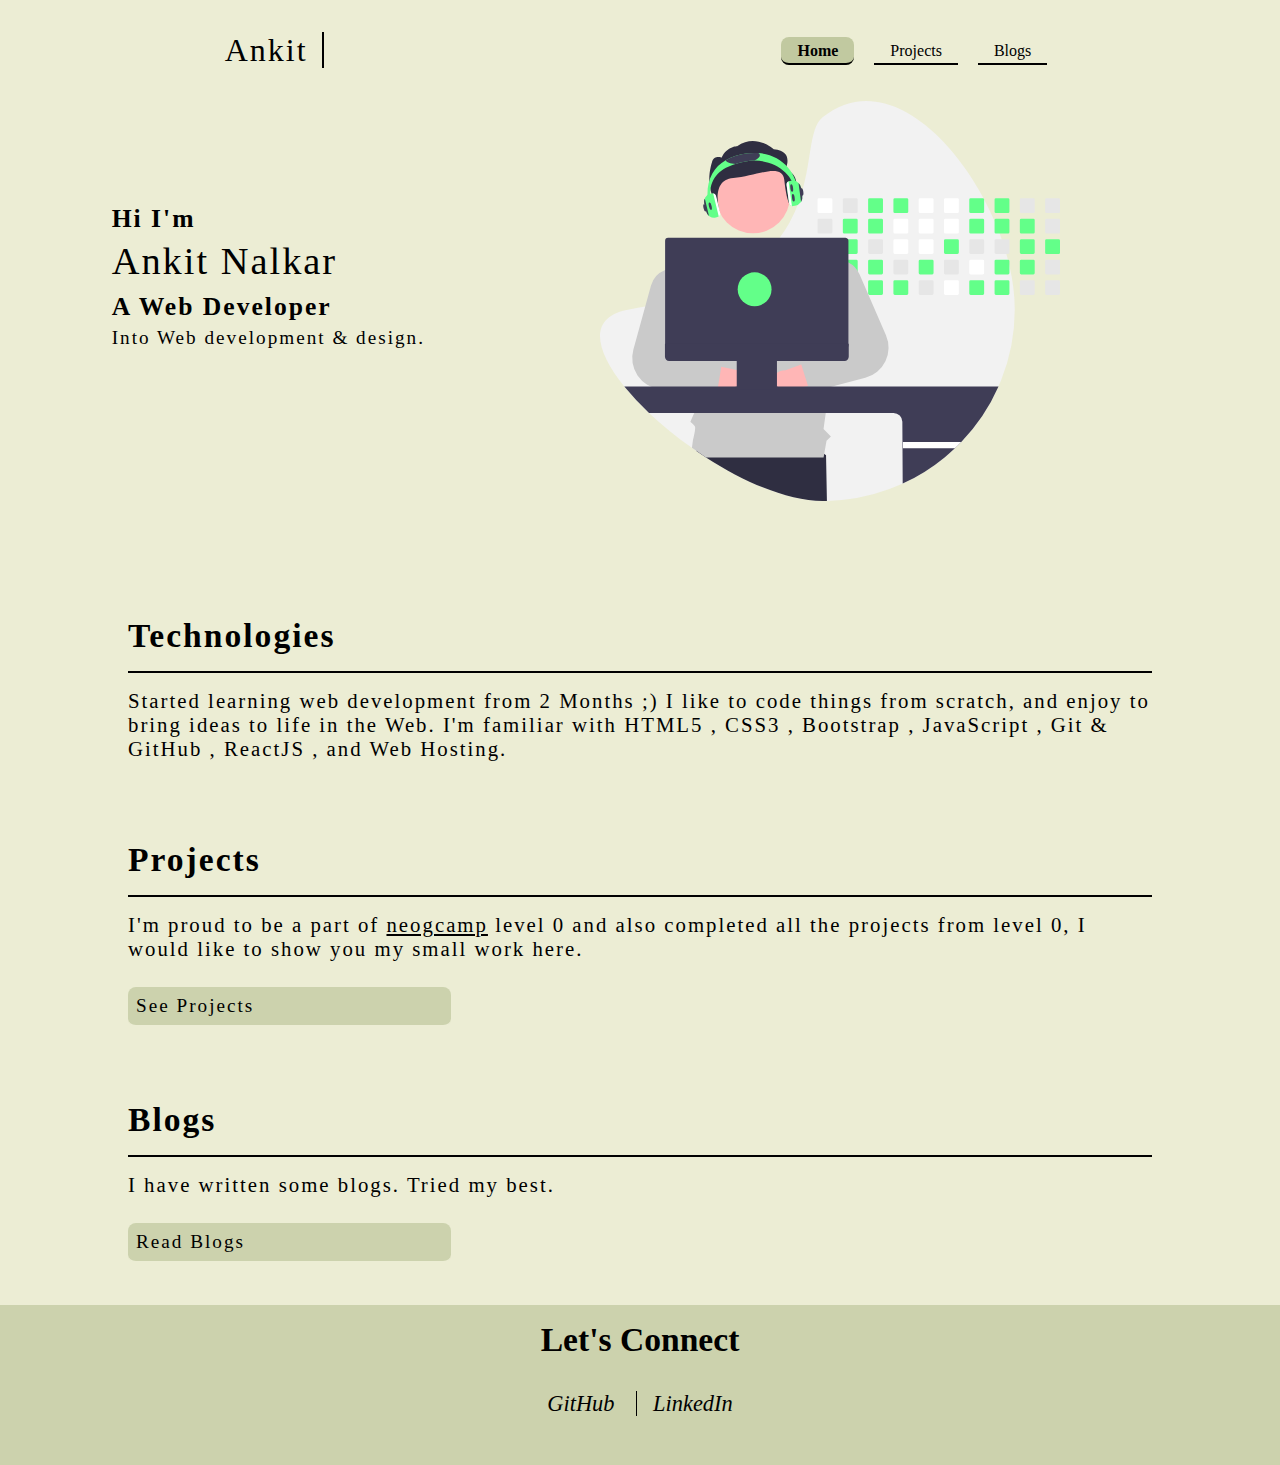
<file: index.html>
<!DOCTYPE html>
<html lang="en">
  <head>
    <meta charset="UTF-8" />
    <meta http-equiv="X-UA-Compatible" content="IE=edge" />
    <meta name="viewport" content="width=device-width, initial-scale=1.0" />
    <meta name="description" content="A web developer" />
    <meta name="keywords" content="html,css,javascript,dev,web dev" />
    <meta name="robots" content="index,follow" />
    <title>Ankit | web developer</title>
    <link rel="stylesheet" href="styles.css" />
    <link
      rel="stylesheet"
      href="https://cdnjs.cloudflare.com/ajax/libs/font-awesome/5.15.3/css/all.min.css"
      integrity="sha512-iBBXm8fW90+nuLcSKlbmrPcLa0OT92xO1BIsZ+ywDWZCvqsWgccV3gFoRBv0z+8dLJgyAHIhR35VZc2oM/gI1w=="
      crossorigin="anonymous"
      referrerpolicy="no-referrer"
    />
  </head>
  <body>
    <header>
      <nav class="navbar">
        <div class="logo">
          <h1><a href="./index.html">Ankit</a></h1>
        </div>
        <ul>
          <li><a class="active" href="./index.html">Home</a></li>
          <li><a href="./projects.html">Projects</a></li>
          <li><a href="./blogs.html">Blogs</a></li>
        </ul>
      </nav>
    </header>
    <main>
      <section class="main-content">
        <div class="main-img main-content">
          <img
            src="./img/undraw_Developer_activity_re_39tg.svg"
            alt="main section image"
          />
        </div>
        <div class="bio">
          <div id="bio1">
            <h2 class="intro">Hi I'm</h2>
            <h1>Ankit Nalkar</h1>
            <h2 id="dev">A Web Developer</h2>
            <p id="p">Into Web development & design.</p>
          </div>

          <div class="socials">
            <a href="https://github.com/Ankitnalkar101" target="_blank">
              <i class="fab fa-github"></i>
            </a>
            <a
              href="https://www.linkedin.com/in/ankit-nalkar-661971167/"
              target="_blank"
            >
              <i class="fab fa-linkedin"></i>
            </a>
          </div>
        </div>
      </section>
    </main>
    <div class="container">
      <section>
        <h2>Technologies</h2>
        <p>
          Started learning web development from 2 Months ;) I like to code
          things from scratch, and enjoy to bring ideas to life in the Web. I'm
          familiar with HTML5
          <i class="fab fa-html5"></i>
          , CSS3
          <i class="fab fa-css3"></i>
          , Bootstrap
          <i class="fab fa-bootstrap"></i>
          , JavaScript
          <i class="fab fa-js-square"></i>
          , Git
          <i class="fab fa-git-alt"></i>
          & GitHub
          <i class="fab fa-node-js"></i>
          , ReactJS
          <i class="fab fa-react"></i>
          , and Web Hosting.
        </p>
      </section>
      <section>
        <h2>Projects</h2>
        <p class="project">
          I'm proud to be a part of
          <a href="https://neog.camp/">neogcamp</a>
          level 0 and also completed all the projects from level 0, I would like
          to show you my small work here.
        </p>
        <a class="btn-links" href="./projects.html">See Projects</a>
      </section>
      <section>
        <h2>Blogs</h2>
        <p>I have written some blogs. Tried my best.</p>
        <a class="btn-links" href="./blogs.html">Read Blogs</a>
      </section>
    </div>

    <footer class="footer">
      <h1>Let's Connect</h1>
      <div class="social-links">
        <a
          href="https://github.com/Ankitnalkar101"
          target="_blank"
          class="mid-line"
        >
          <i class="fab fa-github">GitHub</i>
        </a>

        <a
          href="https://www.linkedin.com/in/ankit-nalkar-661971167/"
          target="_blank"
        >
          <i class="fab fa-linkedin">LinkedIn</i>
        </a>
      </div>
    </footer>
  </body>
</html>
</file>
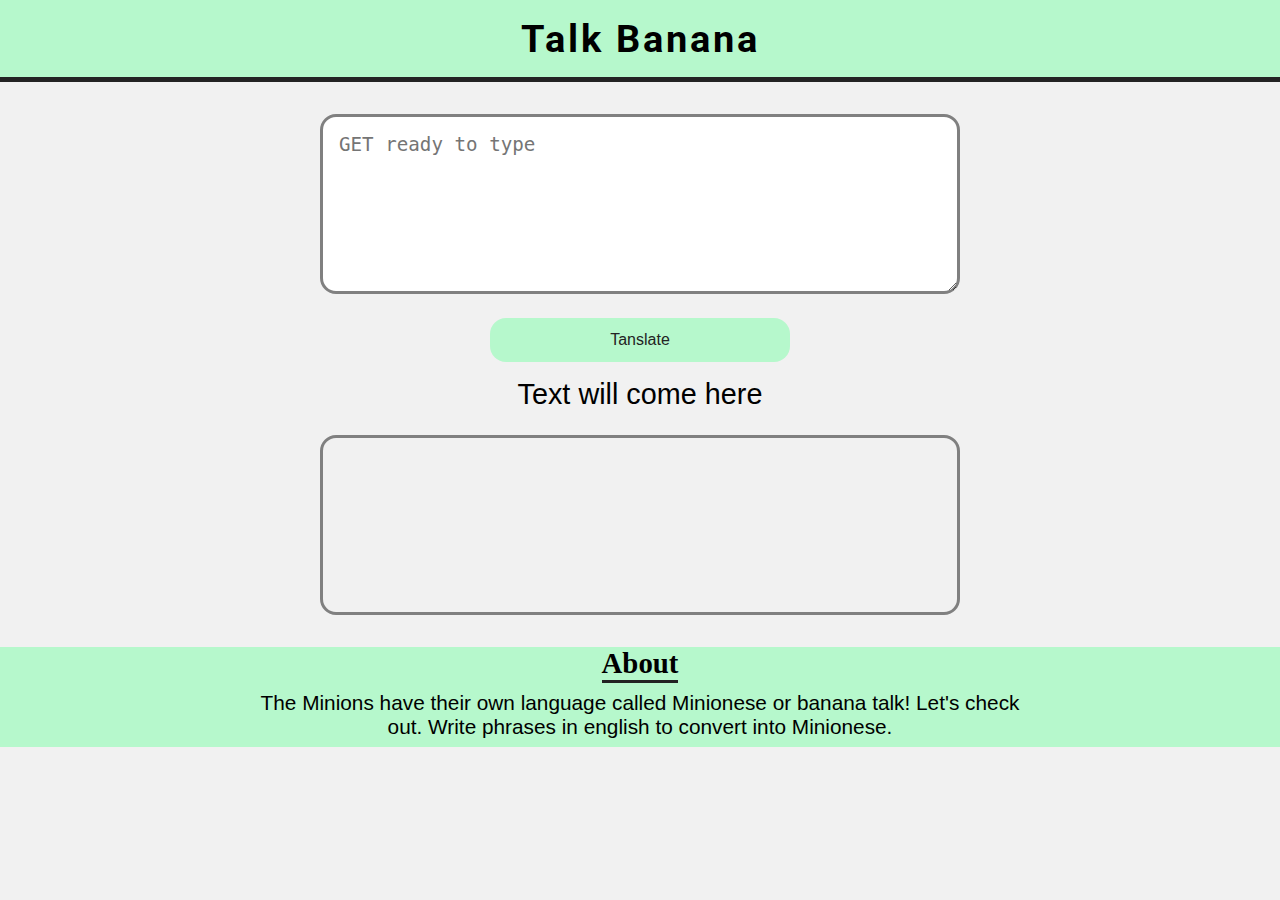
<file: bananaspeak/index.html>
<!DOCTYPE html>
<html lang="en">
  <head>
    <meta charset="UTF-8" />
    <meta http-equiv="X-UA-Compatible" content="IE=edge" />
    <meta name="viewport" content="width=device-width, initial-scale=1.0" />
    <title>Talk banana</title>
    <link rel="stylesheet" href="style.css" />
  </head>
  <body>
    <h1 class="header">Talk Banana</h1>

    <textarea placeholder="GET ready to type" id="text-input"></textarea>
    <button id="btn-translate">Tanslate</button>
    <p>Text will come here</p>
    <div id="output"></div>
    <script src="App.js" type="text/javascript"></script>
  </body>
  <footer>
    <h2>About</h2>
    <p>
      The Minions have their own language called Minionese or banana talk! Let's
      check out. Write phrases in english to convert into Minionese.
    </p>
  </footer>
</html>
</file>
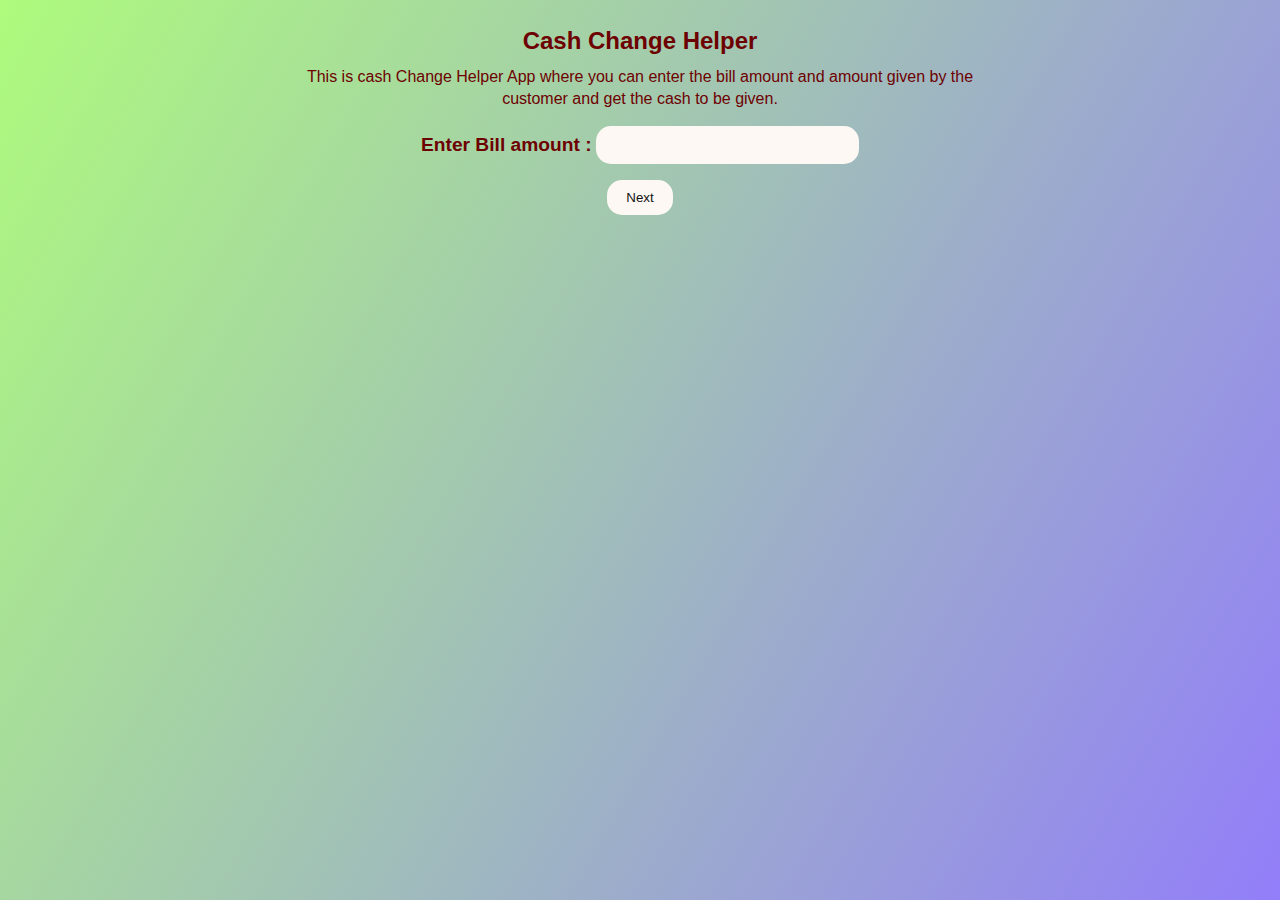
<file: CashRegisterApp/index.html>
<!DOCTYPE html>
<html lang="en">
  <head>
    <meta charset="UTF-8" />
    <meta http-equiv="X-UA-Compatible" content="IE=edge" />
    <meta name="viewport" content="width=device-width, initial-scale=1.0" />
    <title>Cash Change Helper App</title>
    <link rel="stylesheet" href="style.css" />
  </head>
  <body>
    <div class="container">
      <h2>Cash Change Helper</h2>
      <p>
        This is cash Change Helper App where you can enter the bill amount and
        amount given by the customer and get the cash to be given.
      </p>

      <p>
        <label for="billamount">Enter Bill amount :</label>
        <input type="number" id="billamount" />
      </p>

      <p class="cash hidden">
        <label for="CashGiven">Enter Cash Given :</label>
        <input type="number" id="cashGiven" />
      </p>

      <button class="btn action">Next</button>
      <p class="change"></p>

      <div class="returnDiv hidden">
        <table class="table">
          <thead>
            <tr>
              <th>Notes</th>
              <th>No of Notes</th>
            </tr>
          </thead>
          <tbody>
            <tr>
              <td>2000</td>
              <td>0</td>
            </tr>
            <tr>
              <td>500</td>
              <td>0</td>
            </tr>
            <tr>
              <td>100</td>
              <td>0</td>
            </tr>
            <tr>
              <td>20</td>
              <td>0</td>
            </tr>
            <tr>
              <td>10</td>
              <td>0</td>
            </tr>
            <tr>
              <td>5</td>
              <td>0</td>
            </tr>
            <tr>
              <td>1</td>
              <td>0</td>
            </tr>
          </tbody>
        </table>
      </div>
    </div>

    <script src="app.js"></script>
  </body>
</html>
</file>
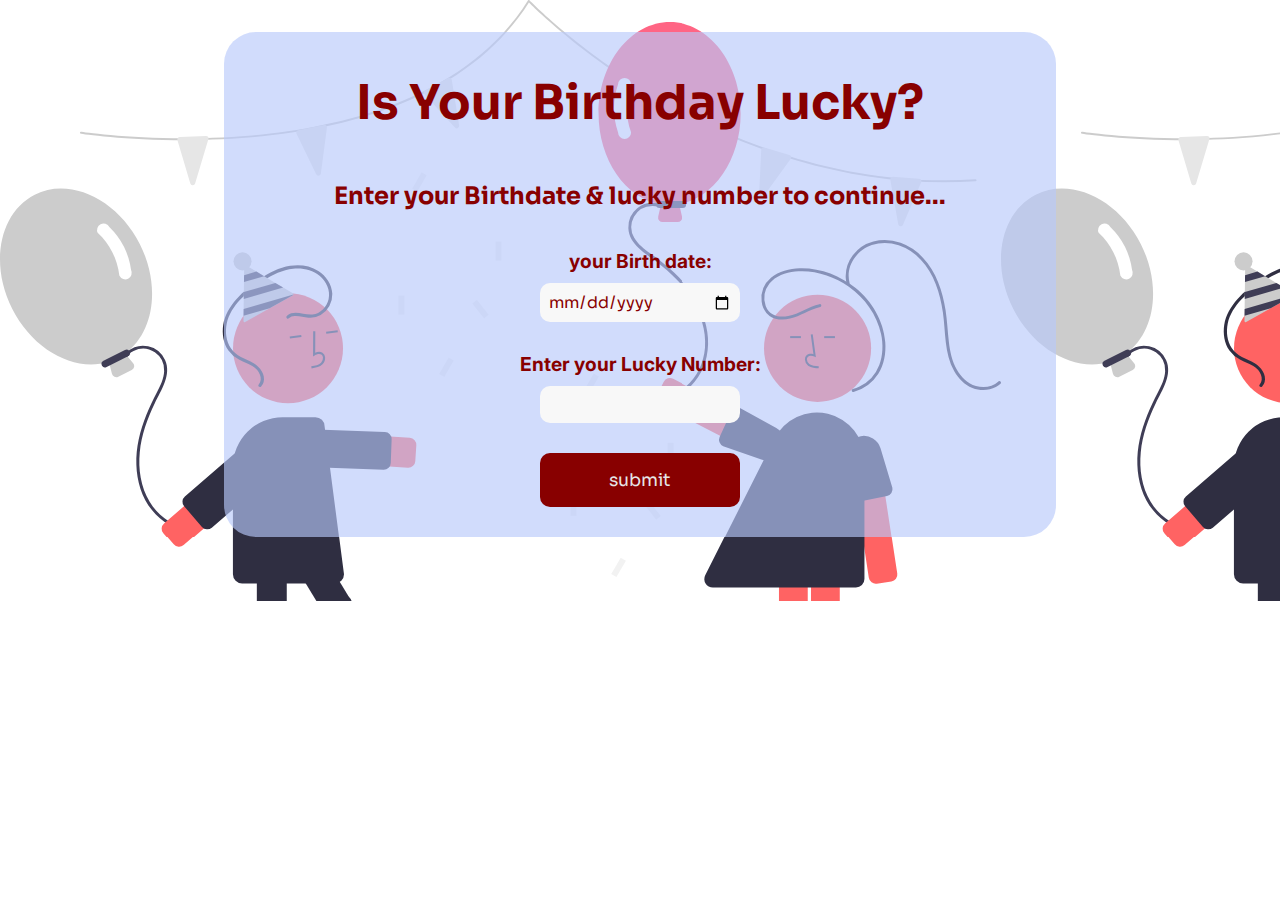
<file: IsYourBirthdayLucky/index.html>
<!DOCTYPE html>
<html lang="en">
  <head>
    <meta charset="UTF-8" />
    <meta http-equiv="X-UA-Compatible" content="IE=edge" />
    <meta name="viewport" content="width=device-width, initial-scale=1.0" />
    <title>IsYourBirthdayLucky</title>
    <link rel="stylesheet" href="./stlyle.css" />
    <link
      rel="stylesheet"
      href="https://cdnjs.cloudflare.com/ajax/libs/font-awesome/5.15.3/css/all.min.css"
      integrity="sha512-iBBXm8fW90+nuLcSKlbmrPcLa0OT92xO1BIsZ+ywDWZCvqsWgccV3gFoRBv0z+8dLJgyAHIhR35VZc2oM/gI1w=="
      crossorigin="anonymous"
      referrerpolicy="no-referrer"
    />
  </head>
  <body>
    <div class="bc">
      <div class="main">
        <h1>Is Your Birthday Lucky?</h1>
      </div>
      <div class="section">
        <h2>Enter your Birthdate & lucky number to continue...</h2>
        <label for="date">your Birth date:</label>
        <input type="date" id="date" value="" />
        <small class="error1" id="error1"></small>
        <label for="number">Enter your Lucky Number:</label>
        <input type="number" id="number" />
        <small class="error2" id="error2"></small>
        <a href="#img">
          <button type="submit" id="submit" class="submit-btn">submit</button>
        </a>
      </div>
      <div id="output" class="output"></div>
    </div>

    <script src="./app.js"></script>
  </body>
</html>
</file>
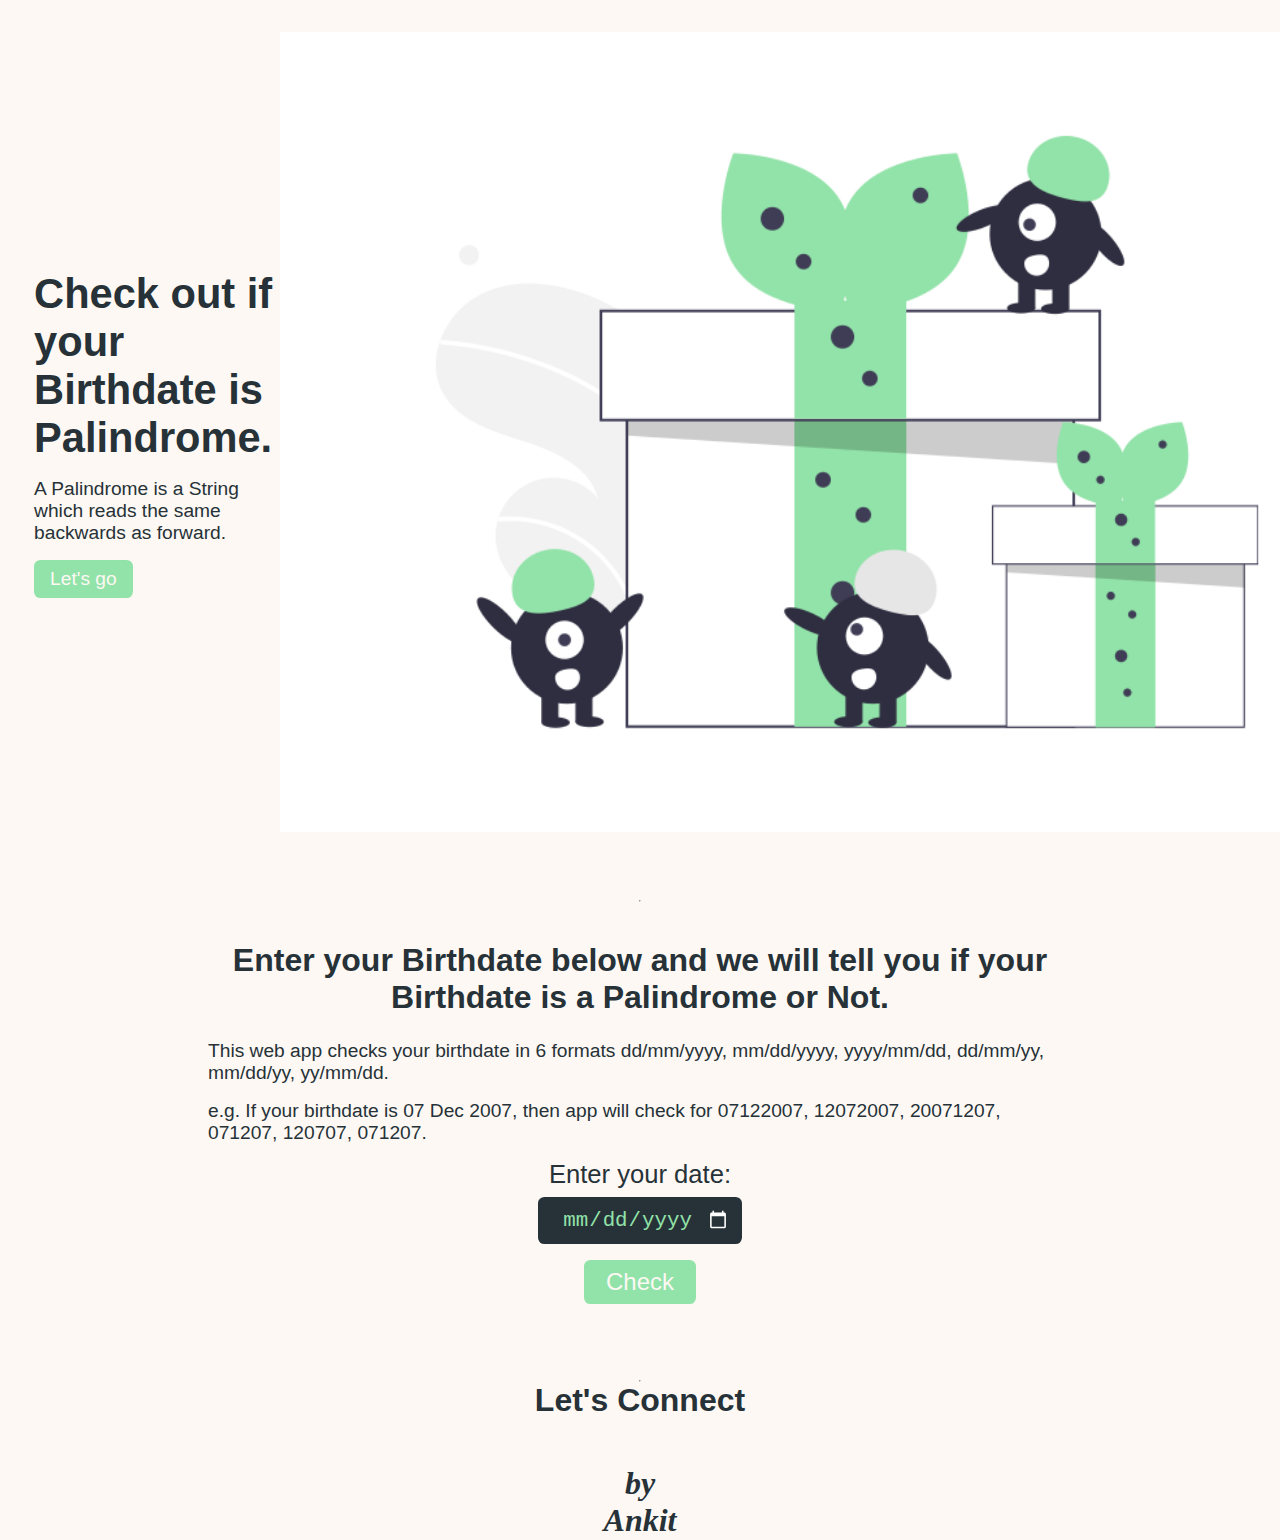
<file: PalindromeBirthdays/index.html>
<!DOCTYPE html>
<html lang="en">
  <head>
    <meta charset="UTF-8" />
    <meta http-equiv="X-UA-Compatible" content="IE=edge" />
    <meta name="viewport" content="width=device-width, initial-scale=1.0" />
    <title>Palindrom-birthday</title>
    <link
      rel="stylesheet"
      href="https://cdnjs.cloudflare.com/ajax/libs/font-awesome/5.15.3/css/all.min.css"
      integrity="sha512-iBBXm8fW90+nuLcSKlbmrPcLa0OT92xO1BIsZ+ywDWZCvqsWgccV3gFoRBv0z+8dLJgyAHIhR35VZc2oM/gI1w=="
      crossorigin="anonymous"
      referrerpolicy="no-referrer"
    />
    <link rel="stylesheet" href="./style.css" />
  </head>
  <body>
    <section>
      <div class="content">
        <h1>Check out if your Birthdate is Palindrome.</h1>
        <p>
          A Palindrome is a String which reads the same backwards as forward.
        </p>
        <a href="#date"><button>Let's go</button></a>
      </div>
      <div class="img-container">
        <img src="./svg/birthday.png" alt="birthday svg" />
      </div>
    </section>
    <hr />
    <main>
      <div class="info-container">
        <h2>
          Enter your Birthdate below and we will tell you if your Birthdate is a
          Palindrome or Not.
        </h2>
        <p>
          This web app checks your birthdate in 6 formats dd/mm/yyyy,
          mm/dd/yyyy, yyyy/mm/dd, dd/mm/yy, mm/dd/yy, yy/mm/dd.
        </p>
        <p>
          e.g. If your birthdate is 07 Dec 2007, then app will check for
          07122007, 12072007, 20071207, 071207, 120707, 071207.
        </p>
      </div>
      <div class="container">
        <label for="date">Enter your date:</label>
        <input type="date" class="date" id="date" />
        <button id="button" class="button">Check</button>
      </div>
      <div class="output" id="output"></div>
    </main>
    <hr />
    <footer>
      <h3>Let's Connect</h3>
      <div class="footer-links">
        <a href="https://github.com/Ankitnalkar101">
          <i class="fab fa-github"></i>
        </a>
        <a href="https://www.linkedin.com/in/ankit-nalkar-661971167/">
          <i class="fab fa-linkedin"></i>
        </a>
      </div>

      <p class="tejs">
        <strong>
          <em><a href="https://ankitechie.netlify.app/">by Ankit</a></em>
        </strong>
      </p>
    </footer>

    <script src="./app.js"></script>
  </body>
</html>
</file>
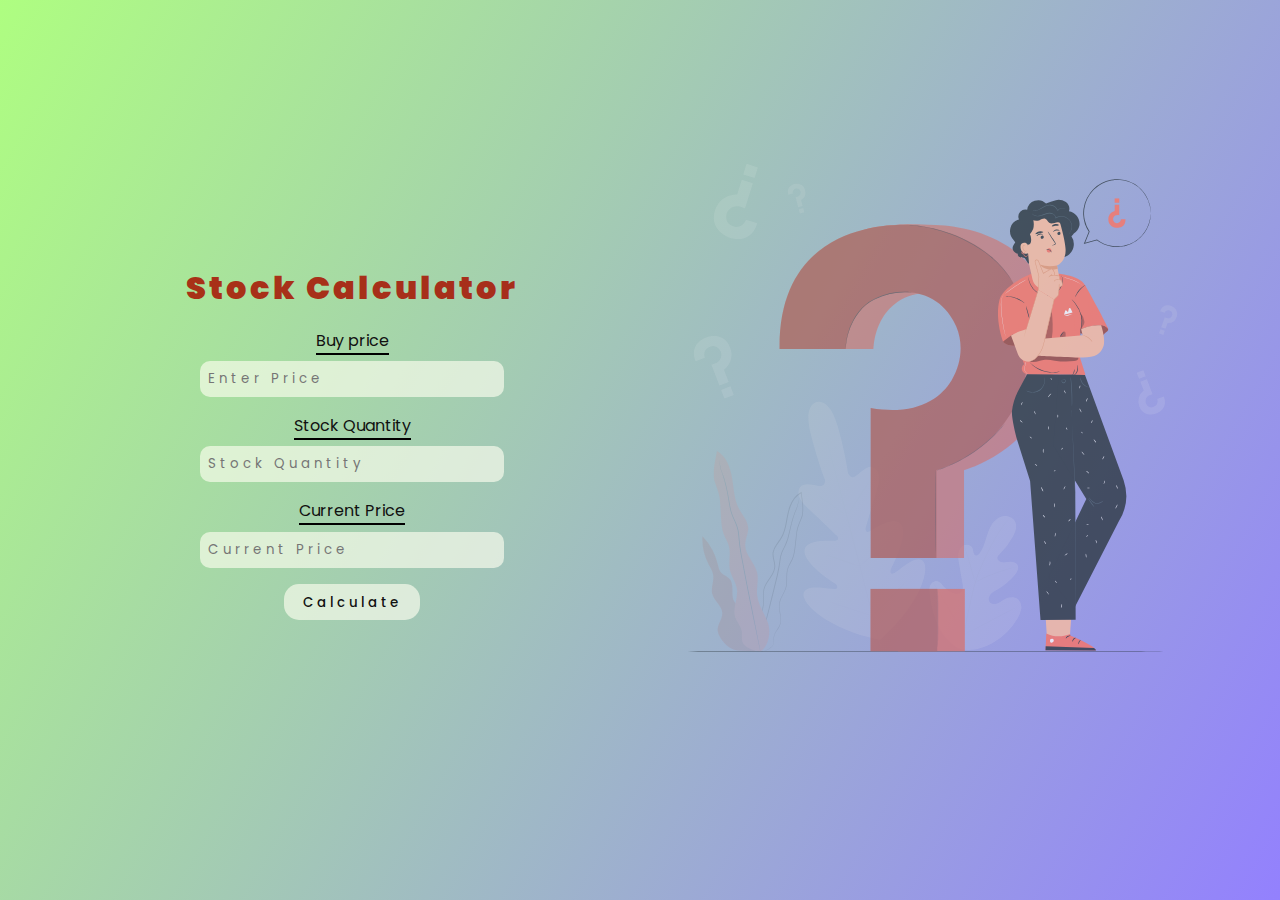
<file: StockCalculator/index.html>
<!DOCTYPE html>
<html lang="en">
  <head>
    <meta charset="UTF-8" />
    <meta http-equiv="X-UA-Compatible" content="IE=edge" />
    <meta name="viewport" content="width=device-width, initial-scale=1.0" />
    <title>Document</title>
    <link rel="stylesheet" href="./style.css" />
  </head>
<body>
  <div class="main">
      <section class="input">
        <h1>Stock Calculator</h1>
       
        <label for="input1">Buy price</label>
        <input id="input1" type="number" placeholder="Enter Price"></input>
           
        <label for="input2">Stock Quantity</label>
        <input id="input2" type="number" placeholder="Stock Quantity"></input>
    
        <label for="input3">Current Price</label>
        <input id="input3" type="number" placeholder="Current Price"></input><div class="img">
        <a href="#result">
          <button href="#result" id="button">Calculate</button>
        </a>
        
      </section>
      <section class="output">
        <div class="img">
          <img id="img1"class="" src="./question.svg" alt="question" />
          <img id="img2" class="off" src="./loss.svg" alt="Stay Strong">
          <img id="img3" class="off" src="./bankruptcy.svg" alt="Keep Laerning">
          <img id="img4" class="off" src="./investing-animate.svg" alt="investing"> 
          <img id="img5" class="off" src="./revenue.svg" alt="Well Done">
          <img id="img6" class="off" src="./launch.svg" alt="To the Moon">
        </div>
        <div id="result"></div>
       
        
      </section>
    
   
        
  </div>
  <script src="./app.js"></script>
</body>
</html>
</file>
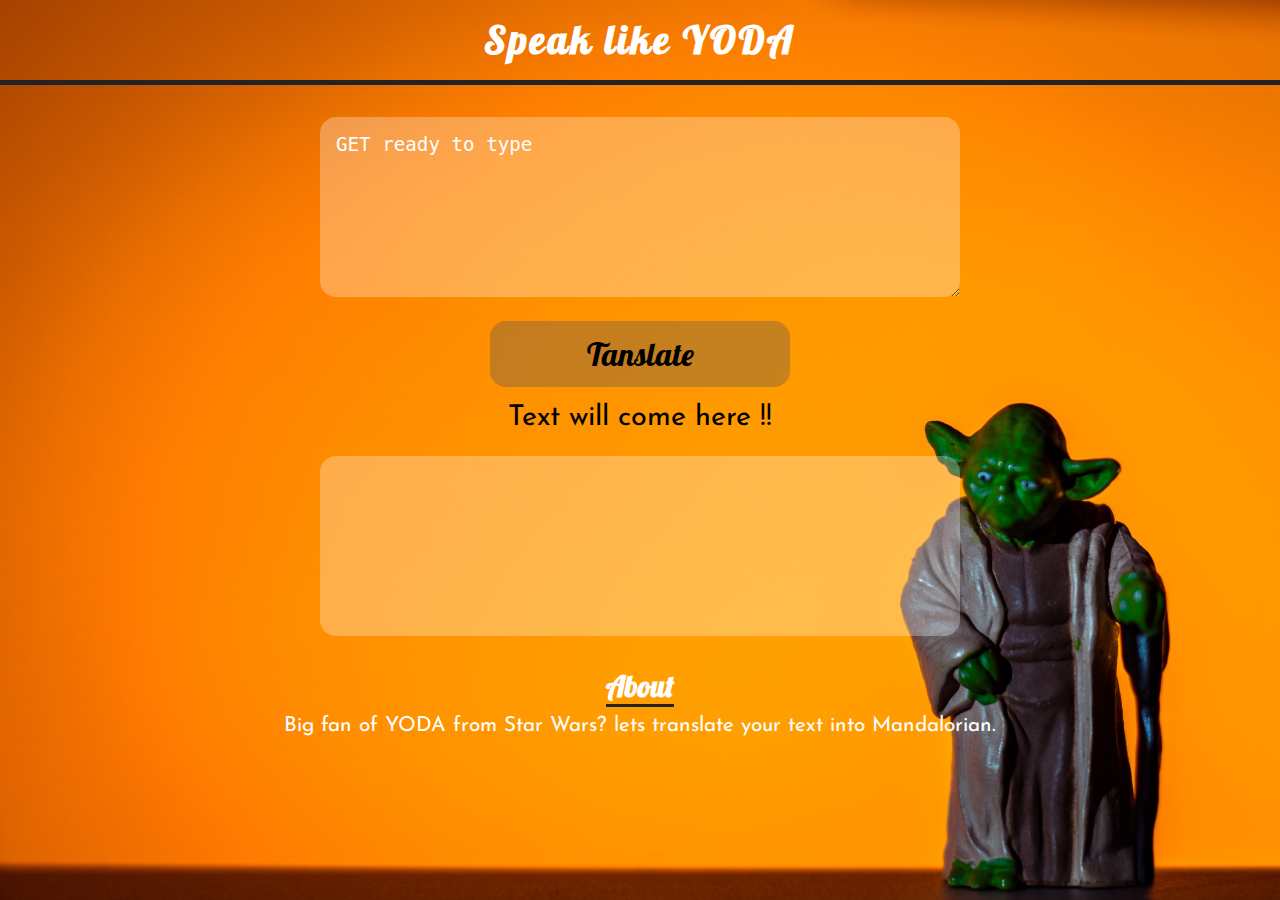
<file: yoda/index.html>
<!DOCTYPE html>
<html lang="en">
  <head>
    <meta charset="UTF-8" />
    <meta http-equiv="X-UA-Compatible" content="IE=edge" />
    <meta name="viewport" content="width=device-width, initial-scale=1.0" />
    <title>Document</title>
    <link rel="stylesheet" href="style.css" />
  </head>
  <body>
    <h1 class="header">Speak like YODA</h1>
    <textarea placeholder="GET ready to type" id="text-input"></textarea>
    <button id="btn-translate">Tanslate</button>
    <p>Text will come here !!</p>
    <div id="output"></div>
    <script src="App.js" type="text/javascript"></script>
  </body>
  <footer>
    <h2>About</h2>
    <p>
      Big fan of YODA from Star Wars? lets translate your text into Mandalorian.
    </p>
  </footer>
</html>
</file>
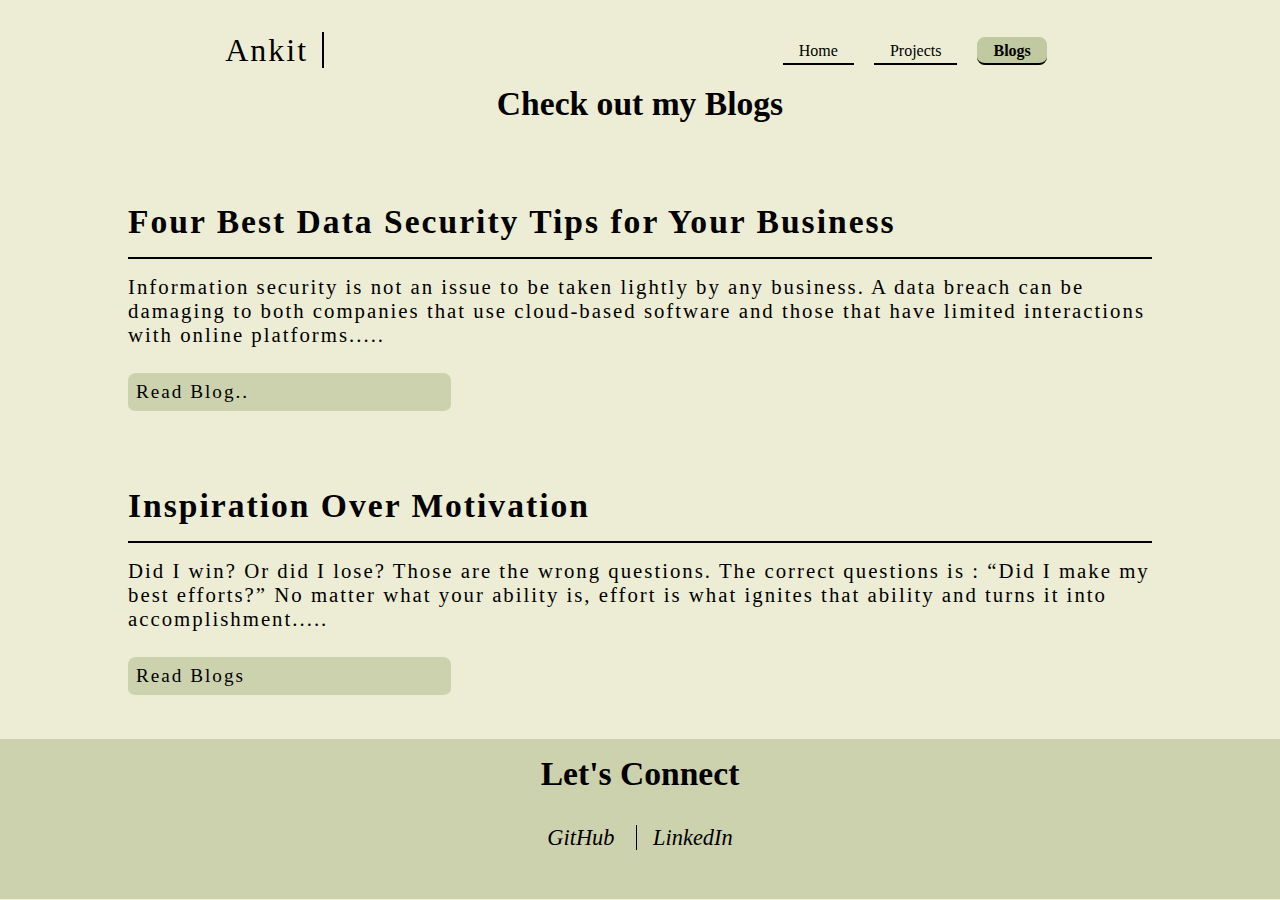
<file: blogs.html>
<!DOCTYPE html>
<html lang="en">
  <head>
    <meta charset="UTF-8" />
    <meta http-equiv="X-UA-Compatible" content="IE=edge" />
    <meta name="viewport" content="width=device-width, initial-scale=1.0" />
    <title>Ankit | Blogs</title>
    <link rel="stylesheet" href="styles.css" />
    <link
      rel="stylesheet"
      href="https://cdnjs.cloudflare.com/ajax/libs/font-awesome/5.15.3/css/all.min.css"
      integrity="sha512-iBBXm8fW90+nuLcSKlbmrPcLa0OT92xO1BIsZ+ywDWZCvqsWgccV3gFoRBv0z+8dLJgyAHIhR35VZc2oM/gI1w=="
      crossorigin="anonymous"
      referrerpolicy="no-referrer"
    />
  </head>
  <body id="animation">
    <header>
      <nav class="navbar">
        <div class="logo">
          <h1><a href="./index.html">Ankit</a></h1>
        </div>
        <ul>
          <li><a href="./index.html">Home</a></li>
          <li><a href="./projects.html">Projects</a></li>
          <li><a class="active" href="./blogs.html">Blogs</a></li>
        </ul>
      </nav>
    </header>
    <main>
      <h2 class="page-headings">
        Check out my
        <span class="heading-span">Blogs</span>
      </h2>
    </main>
    <ol reversed>
      <li>
        <div class="container">
          <section class="off-white">
            <h2>Four Best Data Security Tips for Your Business</h2>

            <p>
              Information security is not an issue to be taken lightly by any
              business. A data breach can be damaging to both companies that use
              cloud-based software and those that have limited interactions with
              online platforms.....
            </p>
            <a
              target="_blank"
              class="btn-links"
              href="https://medium.com/@ankitnalkar/four-best-data-security-tips-for-your-business-97781ec349d3"
            >
              Read Blog..
            </a>
          </section>
          <section class="off-white">
            <h2>Inspiration Over Motivation</h2>

            <p>
              Did I win? Or did I lose? Those are the wrong questions. The
              correct questions is : “Did I make my best efforts?” No matter
              what your ability is, effort is what ignites that ability and
              turns it into accomplishment.....
            </p>
            <a
              target="_blank"
              class="btn-links"
              href="https://medium.com/@ankitnalkar/inspiration-over-motivation-6fb67113ce07"
            >
              Read Blogs
            </a>
          </section>
        </div>
      </li>
    </ol>

    <footer class="footer">
      <h1>Let's Connect</h1>
      <div class="social-links">
        <a
          href="https://github.com/Ankitnalkar101"
          target="_blank"
          class="mid-line"
        >
          <i class="fab fa-github">GitHub</i>
        </a>

        <a
          href="https://www.linkedin.com/in/ankit-nalkar-661971167/"
          target="_blank"
        >
          <i class="fab fa-linkedin">LinkedIn</i>
        </a>
      </div>
    </footer>
  </body>
</html>
</file>
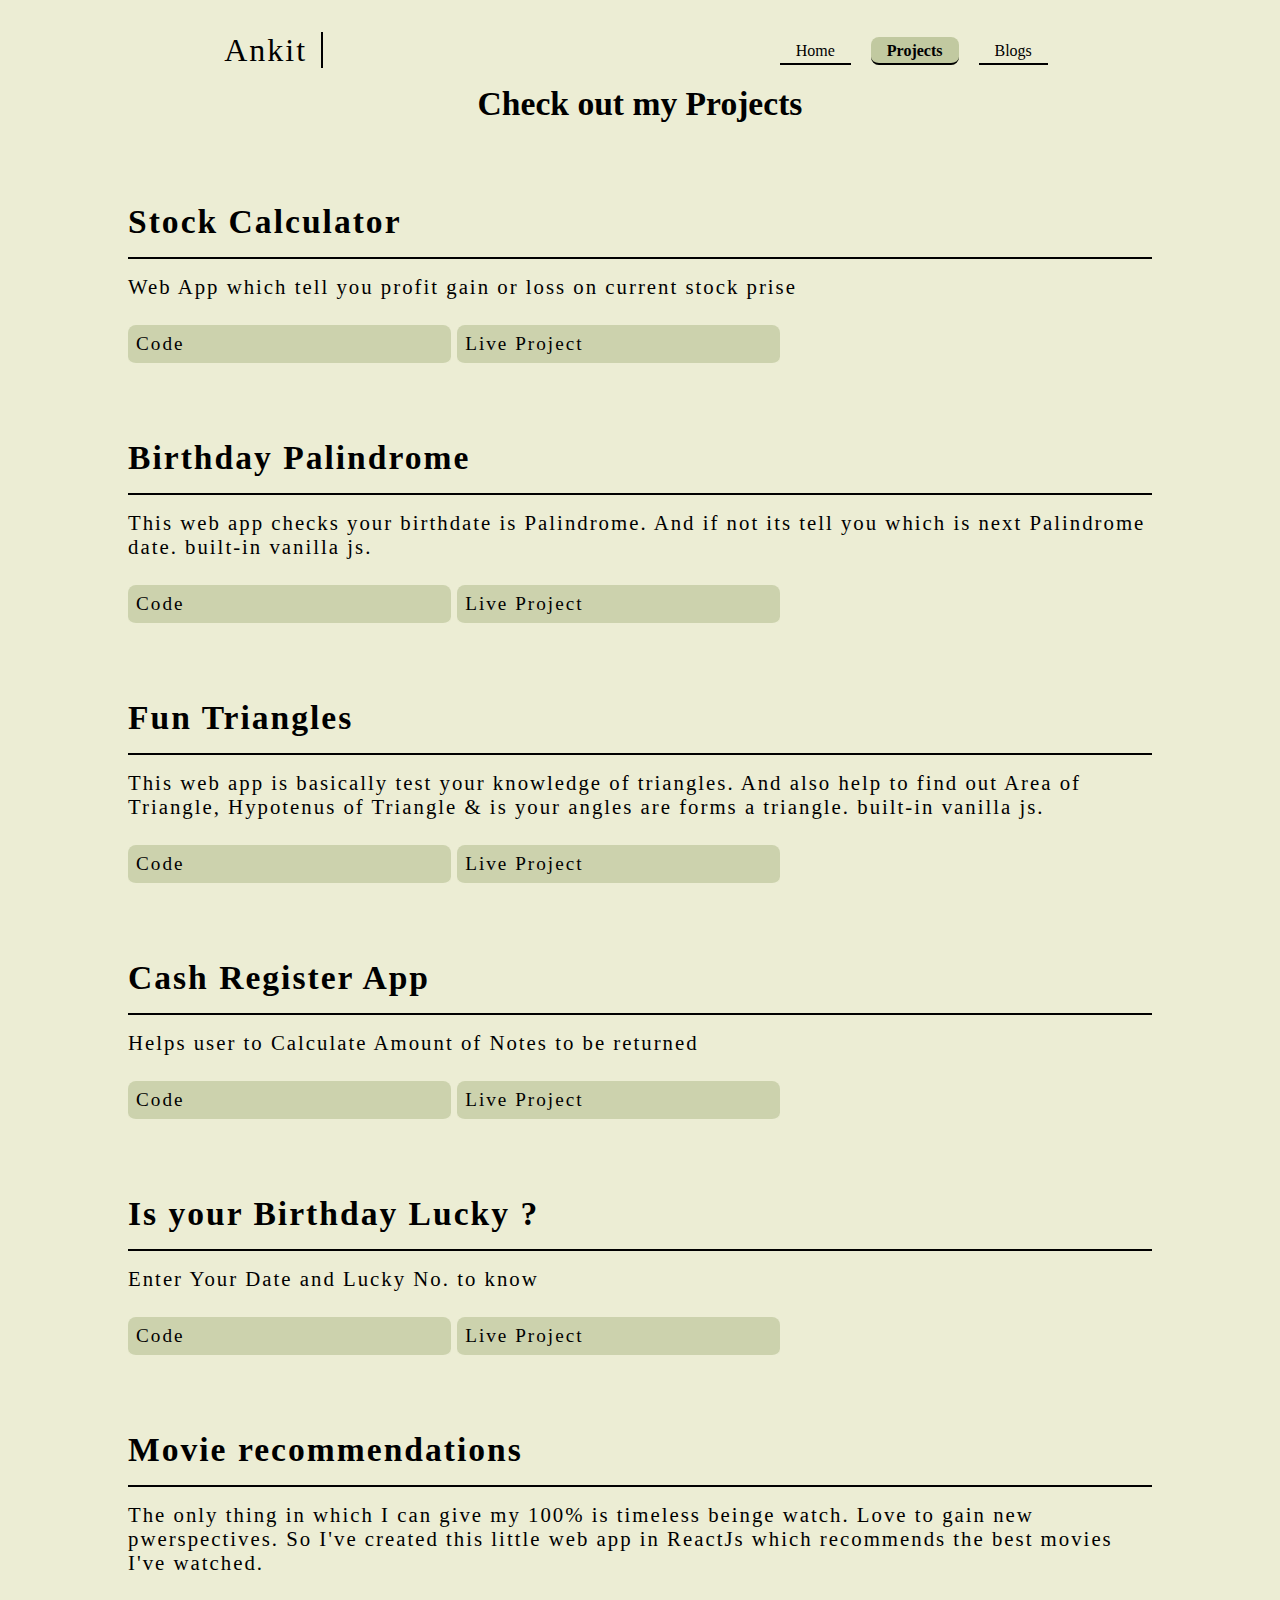
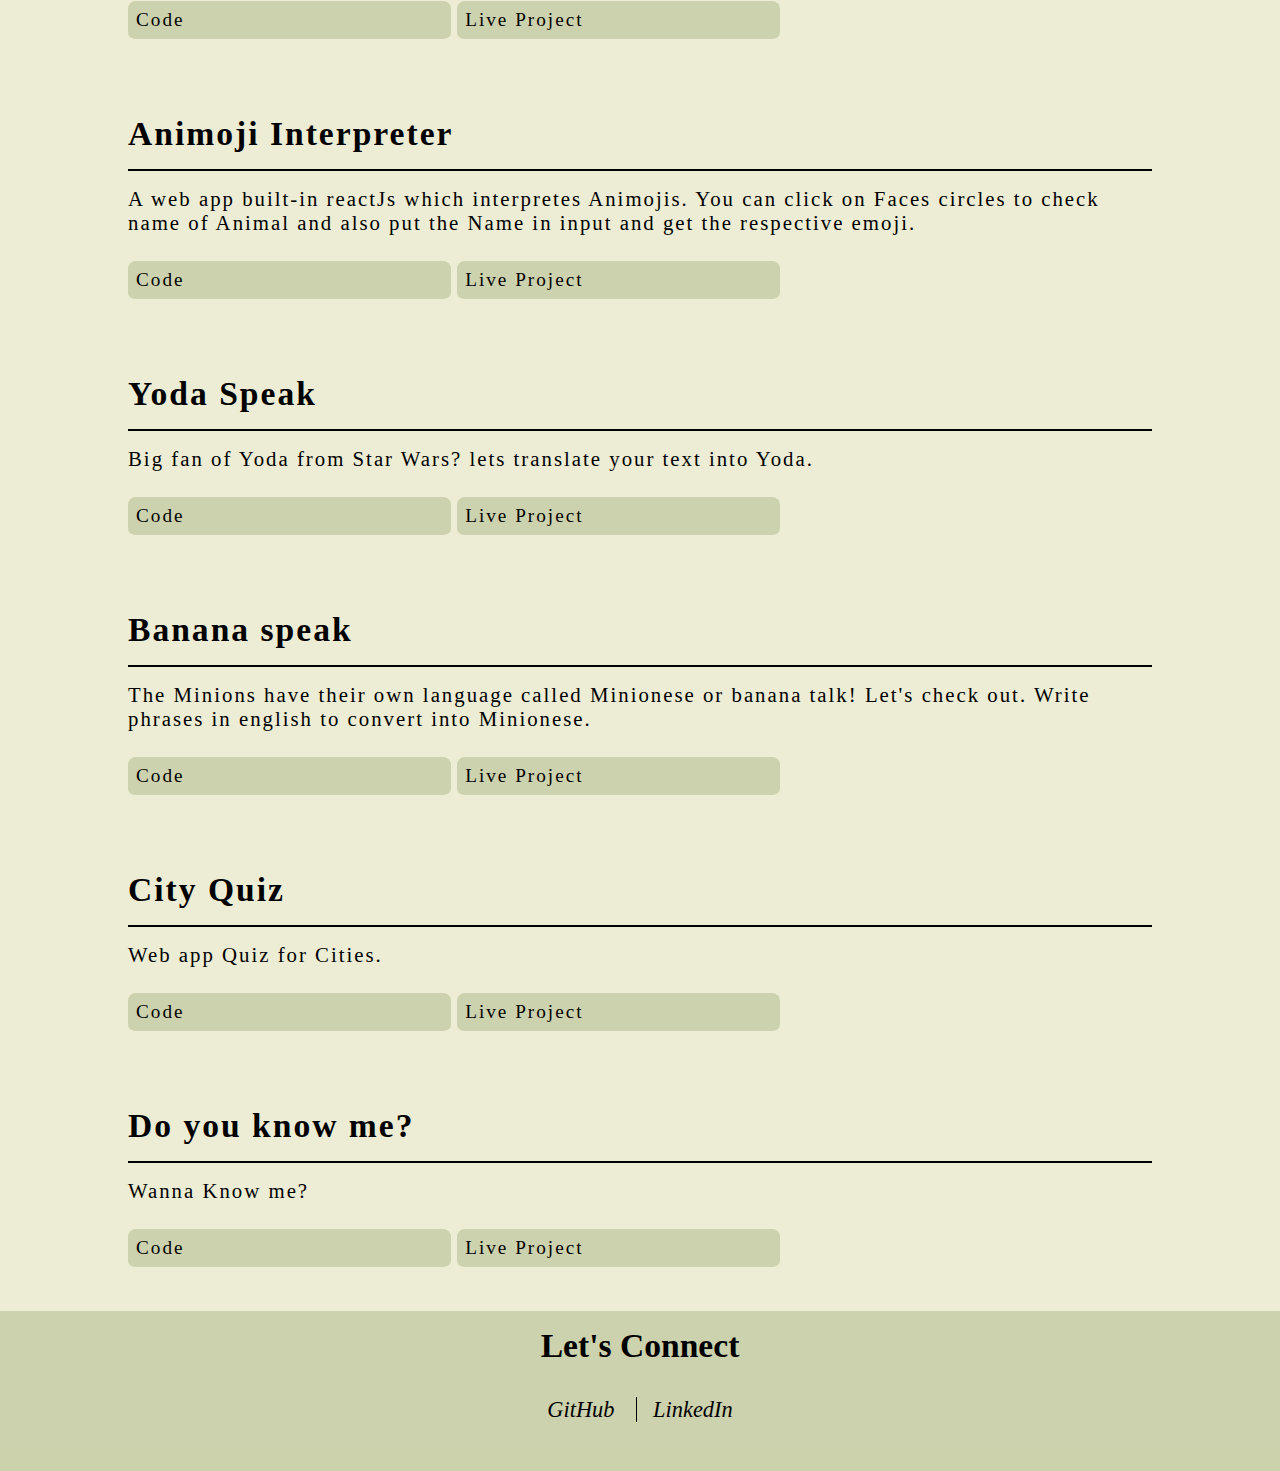
<file: projects.html>
<!DOCTYPE html>
<html lang="en">
  <head>
    <meta charset="UTF-8" />
    <meta http-equiv="X-UA-Compatible" content="IE=edge" />
    <meta name="viewport" content="width=device-width, initial-scale=1.0" />
    <title>Ankit | Projects</title>
    <link rel="stylesheet" href="styles.css" />
    <link
      rel="stylesheet"
      href="https://cdnjs.cloudflare.com/ajax/libs/font-awesome/5.15.3/css/all.min.css"
      integrity="sha512-iBBXm8fW90+nuLcSKlbmrPcLa0OT92xO1BIsZ+ywDWZCvqsWgccV3gFoRBv0z+8dLJgyAHIhR35VZc2oM/gI1w=="
      crossorigin="anonymous"
      referrerpolicy="no-referrer"
    />
  </head>
  <body id="animation">
    <header>
      <nav class="navbar">
        <div class="logo">
          <h1><a href="./index.html">Ankit</a></h1>
        </div>
        <ul>
          <li><a href="./index.html">Home</a></li>
          <li><a class="active" href="./projects.html">Projects</a></li>
          <li><a href="./blogs.html">Blogs</a></li>
        </ul>
      </nav>
    </header>
    <main>
      <h2 class="page-headings">
        Check out my
        <span class="heading-span">Projects</span>
      </h2>
    </main>
    <ol reversed>
      <li>
        <div class="container">
          <section>
            <h2>Stock Calculator</h2>

            <p>
              Web App which tell you profit gain or loss on current stock prise
            </p>
            <div class="click">
              <a class="btn-links" href="https://github.com/Ankitnalkar101/Stock-calculator" target="_blank">
                <i class="fas fa-code"></i>
                Code
              </a>
              <a
                class="btn-links"
                href="./StockCalculator/index.html"
                target="_blank"
              >
                <i class="far fa-play-circle"></i>
                Live Project
              </a>
            </div>
          </section>
          <section>
            <h2>Birthday Palindrome</h2>

            <p>
              This web app checks your birthdate is Palindrome. And if not its
              tell you which is next Palindrome date. built-in vanilla js.
            </p>
            <div class="click">
              <a class="btn-links" href="https://github.com/Ankitnalkar101/Birthday-Palindrome" target="_blank">
                <i class="fas fa-code"></i>
                Code
              </a>
              <a
                class="btn-links"
                href="./PalindromeBirthdays/index.html"
                target="_blank"
              >
                <i class="far fa-play-circle"></i>
                Live Project
              </a>
            </div>
          </section>

          <section>
            <h2>Fun Triangles</h2>

            <p>
              This web app is basically test your knowledge of triangles. And
              also help to find out Area of Triangle, Hypotenus of Triangle & is
              your angles are forms a triangle. built-in vanilla js.
            </p>
            <div class="click">
              <a class="btn-links" href="https://github.com/Ankitnalkar101/Fun-Triangles" target="_blank">
                <i class="fas fa-code"></i>
                Code
              </a>
              <a
                class="btn-links"
                href="./FunTriangles/index.html"
                target="_blank"
              >
                <i class="far fa-play-circle"></i>
                Live Project
              </a>
            </div>
          </section>
          <section>
            <h2>Cash Register App</h2>

            <p>Helps user to Calculate Amount of Notes to be returned</p>
            <div class="click">
              <a class="btn-links" href="https://github.com/Ankitnalkar101/Cash-Register-App" target="_blank">
                <i class="fas fa-code"></i>
                Code
              </a>
              <a
                class="btn-links"
                href="./CashRegisterApp/index.html"
                target="_blank"
              >
                <i class="far fa-play-circle"></i>
                Live Project
              </a>
            </div>
          </section>

          <section>
            <h2>Is your Birthday Lucky ?</h2>

            <p>Enter Your Date and Lucky No. to know</p>
            <div class="click">
              <a class="btn-links" href="https://github.com/Ankitnalkar101/Is-your-Birthday-Lucky" target="_blank">
                <i class="fas fa-code"></i>
                Code
              </a>
              <a
                class="btn-links"
                href="./IsYourBirthdayLucky/index.html"
                target="_blank"
              >
                <i class="far fa-play-circle"></i>
                Live Project
              </a>
            </div>
          </section>
          <section>
            <h2>Movie recommendations</h2>

            <p>
              The only thing in which I can give my 100% is timeless beinge
              watch. Love to gain new pwerspectives. So I've created this little
              web app in ReactJs which recommends the best movies I've watched.
            </p>
            <div class="click">
              <a
                class="btn-links"
                href="https://codesandbox.io/s/movie-recommendation-react-app-c4ghs"
                target="_blank"
              >
                <i class="fas fa-code"></i>
                Code
              </a>
              <a
                class="btn-links"
                href="https://movierecomm.netlify.app/"
                target="_blank"
              >
                <i class="far fa-play-circle"></i>
                Live Project
              </a>
            </div>
          </section>
          <section>
            <h2>Animoji Interpreter</h2>

            <p>
              A web app built-in reactJs which interpretes Animojis. You can
              click on Faces circles to check name of Animal and also put the
              Name in input and get the respective emoji.
            </p>
            <div class="click">
              <a
                class="btn-links"
                href="https://codesandbox.io/s/first-react-app-gq2t0"
                target="_blank"
              >
                <i class="fas fa-code"></i>
                Code
              </a>
              <a
                class="btn-links"
                href="https://animojees.netlify.app/"
                target="_blank"
              >
                <i class="far fa-play-circle"></i>
                Live Project
              </a>
            </div>
          </section>
          <section>
            <h2>Yoda Speak</h2>

            <p>
              Big fan of Yoda from Star Wars? lets translate your text into
              Yoda.
            </p>
            <div class="click">
              <a class="btn-links" href="https://github.com/Ankitnalkar101/Yoda-Speak" target="_blank">
                <i class="fas fa-code"></i>
                Code
              </a>
              <a class="btn-links" href="./yoda/index.html" target="_blank">
                <i class="far fa-play-circle"></i>
                Live Project
              </a>
            </div>
          </section>
          <section>
            <h2>Banana speak</h2>

            <p>
              The Minions have their own language called Minionese or banana
              talk! Let's check out. Write phrases in english to convert into
              Minionese.
            </p>
            <div class="click">
              <a class="btn-links" href="https://github.com/Ankitnalkar101/BananaSpeak" target="_blank">
                <i class="fas fa-code"></i>
                Code
              </a>

              <a
                class="btn-links"
                href="./bananaspeak/index.html"
                target="_blank"
              >
                <i class="far fa-play-circle"></i>
                Live Project
              </a>
            </div>
          </section>
          <section>
            <h2>City Quiz</h2>

            <p>Web app Quiz for Cities.</p>
            <div class="click">
              <a
                class="btn-links"
                href="https://replit.com/@AnkitNalkar/INDIAN-CITIES#index.js"
                target="_blank"
              >
                <i class="fas fa-code"></i>
                Code
              </a>
              <a
                class="btn-links"
                href="https://replit.com/@AnkitNalkar/INDIAN-CITIES?embed=1&output=1#index.js"
                target="_blank"
              >
                <i class="far fa-play-circle"></i>
                Live Project
              </a>
            </div>
          </section>
          <section>
            <h2>Do you know me?</h2>

            <p>Wanna Know me?</p>
            <div class="click">
              <a
                class="btn-links"
                href="https://github.com/Ankitnalkar101/Wanna-Know-me-"
                target="_blank"
              >
                <i class="fas fa-code"></i>
                Code
              </a>
              <a
                class="btn-links"
                href="https://replit.com/@AnkitNalkar/Wanna-Know-me?embed=1&output=1#index.js"
                target="_blank"
              >
                <i class="far fa-play-circle"></i>
                Live Project
              </a>
            </div>
          </section>
        </div>
      </li>
    </ol>

    <footer class="footer">
      <h1>Let's Connect</h1>
      <div class="social-links">
        <a
          href="https://github.com/Ankitnalkar101"
          target="_blank"
          class="mid-line"
        >
          <i class="fab fa-github">GitHub</i>
        </a>

        <a
          href="https://www.linkedin.com/in/ankit-nalkar-661971167/"
          target="_blank"
        >
          <i class="fab fa-linkedin">LinkedIn</i>
        </a>
      </div>
    </footer>
  </body>
</html>
</file>
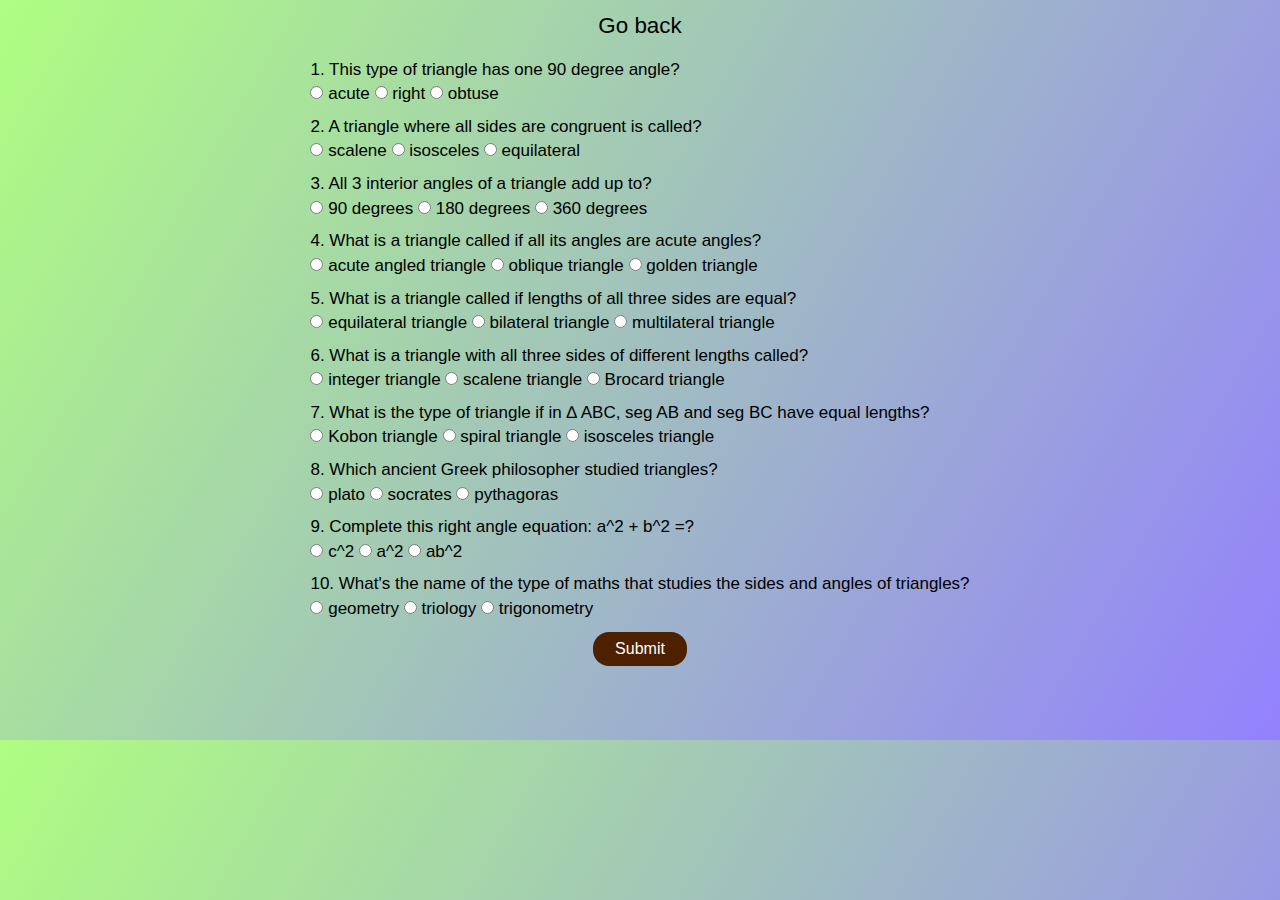
<file: FunTriangles/quiz.html>
<!DOCTYPE html>
<html lang="en">
  <head>
    <meta charset="UTF-8" />
    <meta http-equiv="X-UA-Compatible" content="IE=edge" />
    <meta name="viewport" content="width=device-width, initial-scale=1.0" />
    <title>Quiz on Triangle</title>
    <link rel="stylesheet" href="./style.css" />
  </head>
  <body>
    <div class="quiz-container">
      <div class="put">
        <a href="./index.html" class="goBack">Go back</a>
      </div>
      
      <form class="quiz" id="quiz">
        <div class="questions">
          <p>1. This type of triangle has one 90 degree angle?</p>
          <div class="options">
            <label></label>
            <input type="radio" value="acute" name="question1" />
            acute
          </label>
          <label>
            <input type="radio" value="right" name="question1" />
            right
          </label>
          <label>
            <input type="radio" value="obtuse" name="question1" />
            obtuse
          </label>
          </div>
          
        </div>
        <div class="questions">
          <p>2. A triangle where all sides are congruent is called?</p>
          <div class="options">
            <label>
              <input type="radio" value="scalene" name="question2" />
              scalene
            </label>
            <label>
              <input type="radio" value="isosceles" name="question2" />
              isosceles
            </label>
            <label>
              <input type="radio" value="equilateral" name="question2" />
              equilateral
            </label>
          </div>
         
        </div>
        <div class="questions">
          <p>3. All 3 interior angles of a triangle add up to?</p>
          <div class="options">
            <label>
              <input type="radio" value="" name="question3" />
              90 degrees
            </label>
            <label>
              <input type="radio" value="180 degrees" name="question3" />
              180 degrees
            </label>
            <label>
              <input type="radio" value="360 degrees" name="question3" />
              360 degrees
            </label>
          </div>
         
        </div>
        <div class="questions">
          <p>
            4. What is a triangle called if all its angles are acute angles?
          </p>
          <div class="options">
            <label>
              <input
                type="radio"
                value="acute angled triangle"
                name="question4"
              />
              acute angled triangle
            </label>
            <label>
              <input type="radio" value="oblique triangle" name="question4" />
              oblique triangle
            </label>
            <label>
              <input type="radio" value="golden triangle" name="question4" />
              golden triangle
            </label>
          </div>
          
        </div>
        <div class="questions">
          <p>
            5. What is a triangle called if lengths of all three sides are
            equal?
          </p>
          <div class="options">
            <label>
              <input type="radio" value="equilateral triangle" name="question5" />
              equilateral triangle
            </label>
            <label>
              <input type="radio" value="bilateral triangle" name="question5" />
              bilateral triangle
            </label>
            <label>
              <input
                type="radio"
                value="multilateral triangle"
                name="question5"
              />
              multilateral triangle
            </label>
          </div>
          
        </div>
        <div class="questions">
          <p>
            6. What is a triangle with all three sides of different lengths
            called?
          </p>
          <div class="options">
            <label>
              <input type="radio" value="integer triangle" name="question6" />
              integer triangle
            </label>
            <label>
              <input type="radio" value="scalene triangle" name="question6" />
              scalene triangle
            </label>
            <label>
              <input type="radio" value="Brocard triangle" name="question6" />
              Brocard triangle
            </label>
          </div>
         
        </div>
        <div class="questions">
          <p>
            7. What is the type of triangle if in ∆ ABC, seg AB and seg BC have
            equal lengths?
          </p>
          <div class="options">
            <label>
              <input type="radio" value="Kobon triangle" name="question7" />
              Kobon triangle
            </label>
            <label>
              <input type="radio" value="spiral triangle" name="question7" />
              spiral triangle
            </label>
            <label>
              <input type="radio" value="isosceles triangle" name="question7" />
              isosceles triangle
            </label>
          </div>
          
        </div>
        <div class="questions">
          <p>8. Which ancient Greek philosopher studied triangles?</p>
          <div class="options">
            <label>
              <input type="radio" value="plato" name="question8" />
              plato
            </label>
            <label>
              <input type="radio" value="socrates" name="question8" />
              socrates
            </label>
            <label>
              <input type="radio" value="pythagoras" name="question8" />
              pythagoras
            </label>
          </div>
          
        </div>
        <div class="questions">
          <p>9. Complete this right angle equation: a^2 + b^2 =?</p>
          <div class="options">
            <label>
              <input type="radio" value="c^2" name="question9" />
              c^2
            </label>
            <label>
              <input type="radio" value="a^2" name="question9" />
              a^2
            </label>
            <label>
              <input type="radio" value="ab^2" name="question9" />
              ab^2
            </label>
          </div>
          
        </div>
        <div class="questions">
          <p>
            10. What's the name of the type of maths that studies the sides and
            angles of triangles?
          </p>
          <div class="options">
            <label>
              <input type="radio" value="geometry" name="question10" />
              geometry
            </label>
            <label>
              <input type="radio" value="triology" name="question10" />
              triology
            </label>
            <label>
              <input type="radio" value="trigonometry" name="question10" />
              trigonometry
            </label>
          </div>
          
        </div>
      </form>
      <a href="#output"><button id="submit-btn">Submit</button></a>
     <div class="put">
      <div class="output" id="output"></div>
     </div>
    </div>
    <script src="./quiz.js"></script>
  </body>
</html>
</file>
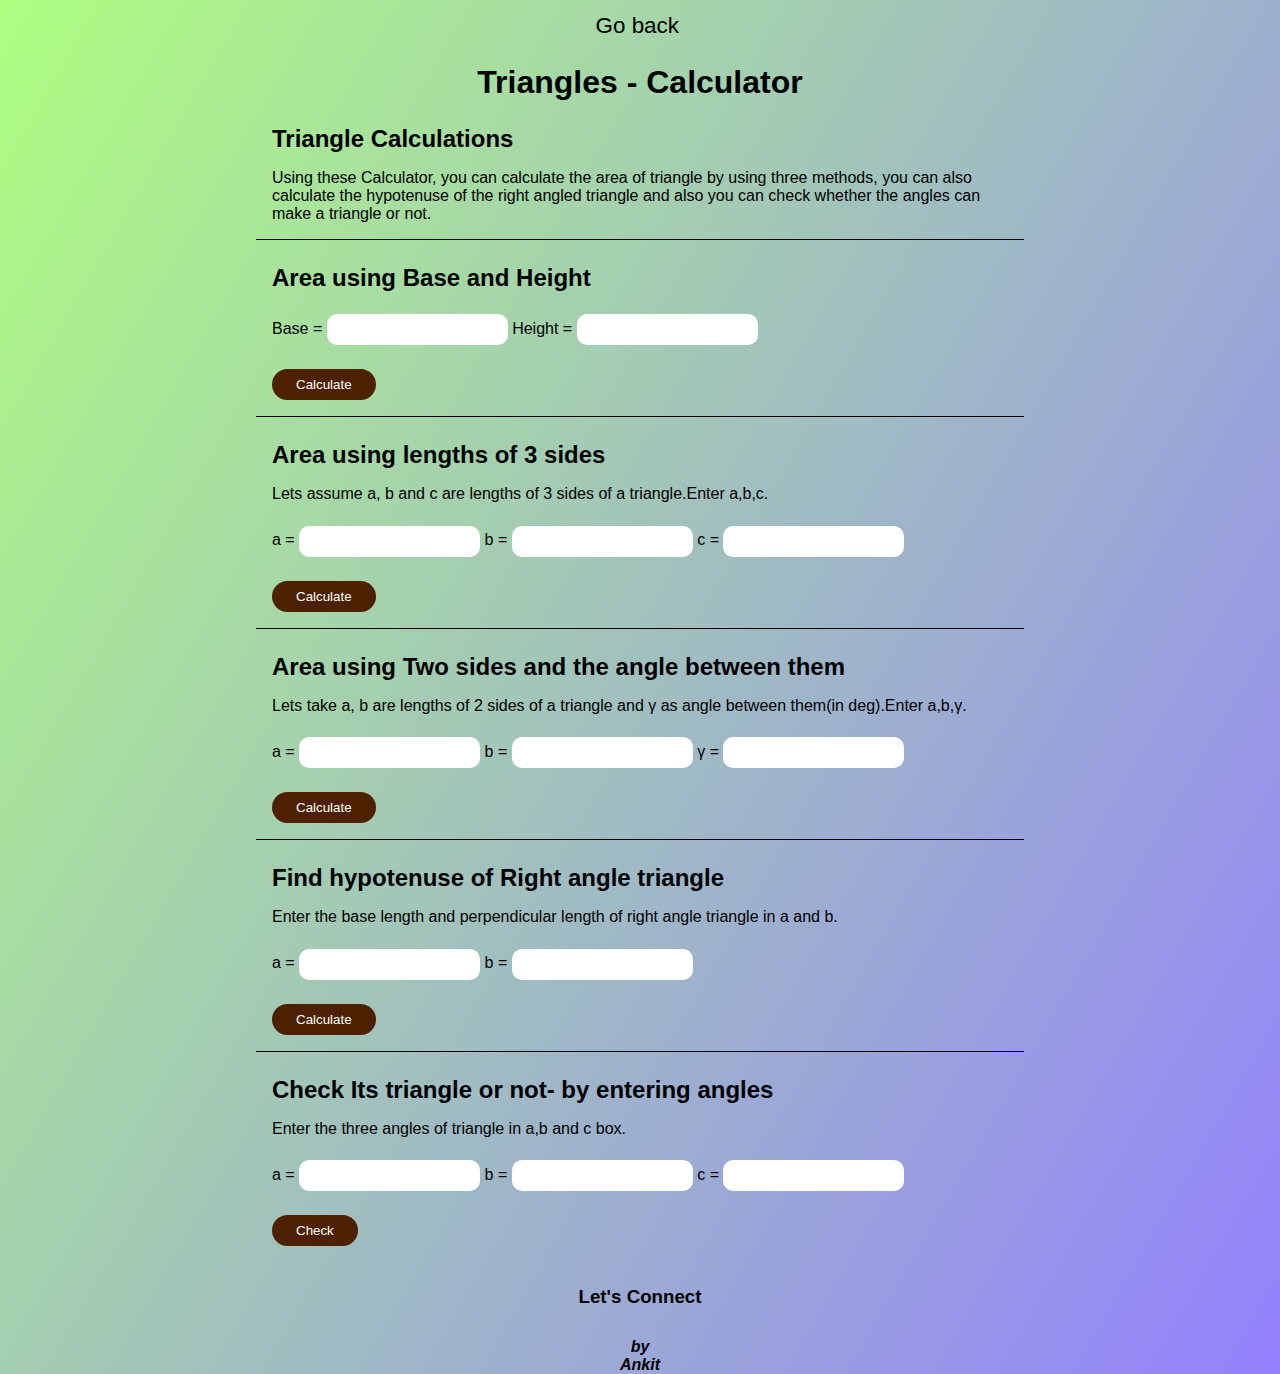
<file: FunTriangles/solve.html>
<!DOCTYPE html>
<html lang="en">
  <head>
    <meta charset="UTF-8" />
    <meta http-equiv="X-UA-Compatible" content="IE=edge" />
    <meta name="viewport" content="width=device-width, initial-scale=1.0" />
    <title>Solve Triangle</title>
    <link
      rel="stylesheet"
      href="https://cdnjs.cloudflare.com/ajax/libs/font-awesome/5.15.3/css/all.min.css"
      integrity="sha512-iBBXm8fW90+nuLcSKlbmrPcLa0OT92xO1BIsZ+ywDWZCvqsWgccV3gFoRBv0z+8dLJgyAHIhR35VZc2oM/gI1w=="
      crossorigin="anonymous"
      referrerpolicy="no-referrer"
    />
    <link rel="stylesheet" href="./solve.css" />
    <link rel="stylesheet" href="./style.css" />
  </head>
  <body>
    <header>
      <a href="./index.html" class="goBack">Go back</a>
      <h1>Triangles - Calculator</h1>
    </header>
    <main>
      <div class="container">
        <section>
          <h2>Triangle Calculations</h2>
          <p>
            Using these Calculator, you can calculate the area of triangle by
            using three methods, you can also calculate the hypotenuse of the
            right angled triangle and also you can check whether the angles can
            make a triangle or not.
          </p>
        </section>
        <section>
          <h2>Area using Base and Height</h2>
          <form id="areaBH">
            <label for="baseBH">
              Base =
              <input
                type="number"
                id="baseBH"
                min="0.01"
                step="0.01"
                required
              />
            </label>
            <wbr />

            <label for="heightBH">
              Height =
              <input
                type="number"
                id="heightBH"
                min="0.01"
                step="0.01"
                required
              />
            </label>
            <br />
            <input class="btn" type="submit" value="Calculate" />
          </form>
          <p id="answerareaBH" class="hidden"></p>
        </section>
        <section>
          <h2>Area using lengths of 3 sides</h2>
          <p>
            Lets assume a, b and c are lengths of 3 sides of a triangle.Enter
            a,b,c.
          </p>
          <form id="areaSides">
            <label for="sidea">
              a =
              <input type="number" id="sidea" min="0.01" step="0.01" required />
            </label>

            <label for="sideb">
              b =
              <input type="number" id="sideb" min="0.01" step="0.01" required />
            </label>
            <label for="sidec">
              c =
              <input type="number" id="sidec" min="0.01" step="0.01" required />
            </label>
            <br />
            <input class="btn" type="submit" value="Calculate" />
          </form>
          <p id="answerareaSides" class="hidden"></p>
        </section>
        <section>
          <h2>Area using Two sides and the angle between them</h2>
          <p>
            Lets take a, b are lengths of 2 sides of a triangle and γ as angle
            between them(in deg).Enter a,b,γ.
          </p>
          <form id="areaSideAngle">
            <label for="side1">
              a =
              <input type="number" id="side1" min="0.01" step="0.01" required />
            </label>

            <label for="side2">
              b =
              <input type="number" id="side2" min="0.01" step="0.01" required />
            </label>
            <label for="angle">
              γ =
              <input type="number" id="angle" min="0.01" step="0.01" required />
            </label>
            <br />
            <input class="btn" type="submit" value="Calculate" />
          </form>
          <p id="answerareasideAngle" class="hidden"></p>
        </section>
        <section>
          <h2>Find hypotenuse of Right angle triangle</h2>
          <p>
            Enter the base length and perpendicular length of right angle
            triangle in a and b.
          </p>
          <form id="hypotenuse">
            <label for="base">
              a =
              <input type="number" id="base" min="0.01" step="0.01" required />
            </label>

            <label for="perpendicular">
              b =
              <input
                type="number"
                id="perpendicular"
                min="0.01"
                step="0.01"
                required
              />
            </label>

            <br />
            <input class="btn" type="submit" value="Calculate" />
          </form>
          <p id="answerHypotenuse" class="hidden"></p>
        </section>
        <section>
          <h2>Check Its triangle or not- by entering angles</h2>
          <p>Enter the three angles of triangle in a,b and c box.</p>
          <form id="checkTriangle">
            <label for="angle1">
              a =
              <input type="number" id="angle1" min="1" step="1" required />
            </label>

            <label for="angle2">
              b =
              <input type="number" id="angle2" min="1" step="1" required />
            </label>
            <label for="angle3">
              c =
              <input type="number" id="angle3" min="1" step="1" required />
            </label>

            <br />
            <input class="btn" type="submit" value="Check" />
          </form>
          <p id="answercheckTriangle" class="hidden"></p>
        </section>
      </div>
    </main>

    <footer>
      <h3>Let's Connect</h3>
      <div class="footer-links">
        <a href="https://github.com/Ankitnalkar101">
          <i class="fab fa-github"></i>
        </a>
        <a href="https://www.linkedin.com/in/ankit-nalkar-661971167/">
          <i class="fab fa-linkedin"></i>
        </a>
      </div>

      <p class="tejs">
        <strong>
          <em><a href="https://ankitechie.netlify.app/">by Ankit</a></em>
        </strong>
      </p>
    </footer>
    <script src="./solve.js"></script>
  </body>
</html>
</file>
<file: styles.css>
@import url("https://fonts.googleapis.com/css2?family=Open+Sans&family=Roboto&display=swap");
html,
* {
  padding: 0%;
  margin: 0%;
}

body {
  height: 100%;
  font-family: CircularStd-Book;
  background-color: var(--whiteo);
}

:root {
  --black: #000000;
  --whiteo: #ecedd4;
  --white: #c1c9a0c2;
  --navhover: #c1c9a0;
  --socials: #204116;
}

section {
  letter-spacing: 2px;
  text-align: left;
}

.main-content {
  width: 100vw;
  padding: 1rem;
  display: flex;
  justify-content: space-around;
  align-items: center;
  -webkit-box-align: center;
}
.main-img img {
  margin-right: 0;
  padding: 0;
  max-width: 500px;
  max-height: 400px;
}
.bio {
  max-width: 600px;
  margin: auto;
  text-align: left;
}
a {
  text-decoration: none;
  color: var(--black);
}

.socials a {
  margin-left: 1rem;
  font-size: 2rem;

  color: var(--black);
  -webkit-box-direction: normal;
  transition: all 0.3s ease;
}
.socials a:hover {
  color: var(--socials);
}
/* 32:00 */
/* add primary and sencondary buttons */
.btn-links {
  border-radius: 0.5rem;
  text-decoration: none;
  color: var(--black);
}

/* lis{ts */
nav {
  padding-top: 2rem;
  justify-content: space-around;
  align-items: center;
  -webkit-box-align: center;
  display: flex;
}
nav ul li {
  display: inline;
  list-style: none;
}

.navbar h1 a {
  font-size: 2rem;
  letter-spacing: 2px;
  font-style: normal;
  font-weight: 400;
  border-right: 2px solid var(--black);
  padding-right: 0.9rem;
  margin-bottom: 2rem;
}
.navbar ul a {
  margin: 0rem 0.5rem;
  padding: 0.3rem 1rem;
  color: var(--black);
  border-bottom: 2px solid var(--black);
  transition: all 0.2s ease-in;
}
.navbar ul a:hover {
  border-radius: 10px;
  background-color: var(--navhover);
}

.active {
  font-weight: bold;
  background-color: var(--white);
  border-radius: 0.5rem;
  background-color: var(--navhover);
}

.main-img {
  order: 1;
  max-width: 600px;
  display: block;
  margin: auto;
}

#boi1 {
  text-align: right;
}

.intro {
  font-size: 1.6rem;
  padding-bottom: 0.3rem;
  margin-left: 1rem;
  font-weight: bold;
}
section h1 {
  font-size: 2.4rem;
  font-weight: 400;
  margin-left: 1rem;
}
#dev {
  font-size: 1.6rem;
  margin-top: 0.6rem;
  padding-bottom: 0.3rem;
  margin-left: 1rem;
}
#p {
  font-size: 1.2rem;
  padding-bottom: 1rem;
  margin-left: 1rem;
}

.container {
  padding-bottom: 0rem;
  padding-top: 3rem;
  max-width: 900px;
  display: flex;
  justify-content: space-evenly;
  -webkit-box-align: center;
  align-items: center;
  -webkit-box-orient: vertical;
  -webkit-box-direction: normal;
  flex-direction: column;
  margin: auto;
}

.container h2 {
  text-align: left;
  padding-bottom: 1rem;
  margin-bottom: 1rem;
  font-family: "CircularStd-Book";
  border-bottom: 2px solid var(--black);
  color: var(--black);
  font-size: 5vw;
}

.container section {
  padding: 2rem 4rem;
}

.container section p {
  width: 80vw;
  margin-bottom: 1rem;
  color: var(--black);
}

.container section .btn-links {
  background-color: var(--white);
  padding: 0.5rem 0.5rem;
  border-radius: 0.5rem;
  color: var(--black);
  text-decoration: none;
  font-size: 3vw;
  display: inline-block;
  width: 30%;
  margin: 10px 0px;
}
.container section a {
  text-decoration: underline;
  border-bottom: 2px solid var(--whiteo);
}

.container section a:hover {
  background-color: var(--navhover);
  border-bottom: 2px solid var(--black);
}

.page-headings {
  font-size: 5vw;
  text-align: center;
}

.footer {
  display: -webkit-box;
  display: -ms-flexbox;
  display: flex;
  -webkit-box-pack: center;
  -ms-flex-pack: center;
  justify-content: center;
  -webkit-box-align: center;
  -ms-flex-align: center;
  align-items: center;
  -webkit-box-orient: vertical;
  -webkit-box-direction: normal;
  -ms-flex-direction: column;
  flex-direction: column;
  padding-bottom: 2rem;
  text-align: center;
  background-color: var(--white);
}

.footer h1 {
  font-size: 5vw;
  font-family: "CircularStd-Book";
  margin: 1rem 0rem;
  color: var(--black);
}

.footer p {
  margin-top: 1rem;
  margin-bottom: 0.2rem;
  color: var(--black);
}

.footer small {
  margin-bottom: 1.2rem;
  color: var(--black);
}

.social-links {
  padding: 1rem;
}

.social-links a {
  font-size: 1.4rem;
  padding: 0rem 1rem;
  color: var(--black);
  -webkit-transition: all 0.2s ease-out;
  transition: all 0.2s ease-out;
}

.social-links a:hover {
  color: var(--socials);
}

.social-links .mid-line {
  border-right: 1px solid var(--black);
}

.container p {
  font-size: 2.977vw;
}
.twitter-tweet {
  margin: auto;
}

.page-headings {
  padding-top: 1rem;
}

@media screen and (min-width: 320px) and (max-width: 700px) {
  nav {
    padding-top: 1rem;
    display: flex;
    flex-direction: column;
    align-items: center;
    padding-bottom: 1rem;
  }
  nav ul {
    padding-top: 1rem;
  }
  .main-img {
    order: 0;
    margin-right: 0%;
    margin-left: 0%;
    padding-left: 0%;
    padding-left: 0%;
  }
  .main-content {
    padding-top: 1rem;
    display: flex;
    flex-direction: column;
    align-items: center;
    padding-bottom: 1rem;
    margin-right: 0%;
    margin-left: 0%;
    padding-right: 0%;
    padding-left: 0%;
  }
  #bio1 {
    text-align: center;
  }
  .intro {
    margin-left: 0%;
  }
  section {
    text-align: left;
  }
  section h1 {
    margin-left: 0%;
  }
  #dev {
    margin-left: 0%;
  }
  #p {
    margin-left: 0%;
  }
  .socials {
    text-align: center;
  }
  .container section {
    padding-top: 0%;
    padding-right: 0%;
    padding-left: 0%;
  }

  .click {
    display: flex;
    flex-direction: column;
  }
}
@media screen and (min-width: 700px) {
  .page-headings {
    font-size: 2.1rem;
  }
  .container h2 {
    font-size: 2.1rem;
  }
  .footer h1 {
    font-size: 2.1rem;
  }
  .container p {
    font-size: 1.3rem;
  }
  .container section .btn-links {
    font-size: 1.2rem;
  }
}
</file>
<file: bananaspeak/style.css>
@import url("https://fonts.googleapis.com/css2?family=Open+Sans&family=Roboto:ital,wght@0,400;0,500;1,400&display=swap");

* {
  padding: 0%;
  margin: 0%;
  box-sizing: border-box;
}
h1 {
  letter-spacing: 3px;
  margin: 0rem 1rem;
  font-family: "Lobster", cursive;
  display: inline;
  font-size: 2.4rem;
  border-bottom: 5px solid #232323;
}
h2 {
  font-size: 1.8rem;
  font-family: "Lobster", cursive;
  border-bottom: 3px solid #232323;
}
body {
  background-color: #f1f1f1;
  display: flex;
  justify-content: center;
  flex-direction: column;
  align-items: center;
  font-family: "Open Sans", sans-serif;
}

#btn-translate {
  border: none;
  border-radius: 1rem;
  cursor: pointer;
  background-color: #b6f8cc;
  color: #232323;
  font-size: 1rem;
  width: 300px;
  margin: 0.5rem;
  padding: 0.8rem;
}

#text-input {
  outline: none;
  border-radius: 1rem;
  background-color: white;
  font-size: 1.2rem;
  display: block;
  width: 50%;
  height: 20vh;
  margin: 1rem;
  padding: 1rem;
  border: 3px solid gray;
}

p {
  font-family: "Josefin Sans", sans-serif;
  text-align: center;
  padding: 0.5rem 0rem;
  font-size: 1.8rem;
}
footer {
  margin-top: 1rem;
  display: flex;
  align-items: center;
  justify-content: center;
  flex-direction: column;
  text-align: center;
  background-color: #b6f8cc;
  width: 100%;
}
footer p {
  width: 60%;
  font-size: 1.3rem;
  font-family: "Josefin Sans", sans-serif;
}
#output {
  width: 50%;
  height: 20vh;
  margin: 1rem;
  padding: 1rem;
  border: 3px solid gray;
  border-radius: 1rem;
}
.header {
  font-family: "Roboto", sans-serif;
  padding: 1rem 0rem;
  text-align: center;
  margin-bottom: 1rem;
  background-color: #b6f8cc;
  width: 100%;
}
</file>
<file: CashRegisterApp/style.css>
* {
  padding: 0;
  margin: 0;
  box-sizing: border-box;
}

:root {
  --primary-color: #6d0101;
  --secondary-color: #fdf8f3;
  --dark-color: #111;
}

body {
  background-image: linear-gradient(120deg, #80fd38a2, #5538fda2);
  font-family: "Segoe UI", sans-serif;
  line-height: 1.4;
  background-color: var(--secondary-color);
}

.container {
  height: 100vh;

  max-width: 760px;
  margin: auto;
  margin-top: none;
  margin-bottom: none;
  color: var(--primary-color);
  text-align: center;
  padding: 1rem;
}

.container h2 {
  padding: 0.5rem;
}

.container a {
  text-decoration: none;
  color: var(--secondary-color);
  font-weight: bold;
}

.container p {
  padding-bottom: 1rem;
}

.container label {
  font-size: 1.2rem;
  font-weight: bold;
}

.container input[type="number"] {
  background-color: var(--secondary-color);
  font-size: 1.2rem;
  outline: none;
  border: none;
  border-radius: 15px;
  padding: 0.5rem;
}

.hidden {
  display: none;
}

.btn {
  border-radius: 15px;
  padding: 0.6rem 1.2rem;
  margin-bottom: 1rem;
  background-color: var(--secondary-color);
  color: var(--dark-color);
  transition: background 0.5s;
  outline: none;
  border: none;
}

.btn:hover {
  background-color: var(--primary-color);
  color: var(--secondary-color);
  outline: none;
}

.returnDiv table {
  margin: auto;
  border-collapse: collapse;
  margin-bottom: 1rem;
}

th,
td {
  border: 1px solid var(--dark-color);
  text-align: center;
  padding: 0.5rem 2rem;
}

th,
tr:nth-child(even) {
  background-color: var(--secondary-color);
  color: var(--dark-color);
}

input::-webkit-outer-spin-button,
input::-webkit-inner-spin-button {
  -webkit-appearance: none;
  margin: 0;
}

input[type="number"] {
  -moz-appearance: textfield;
}
</file>
<file: IsYourBirthdayLucky/stlyle.css>
@import url("https://fonts.googleapis.com/css2?family=Inter&family=Sora&display=swap");
* {
  margin: 0%;
  padding: 0%;
  box-sizing: border-box;
}
html {
  scroll-behavior: smooth;
}
:root {
  --color: #880000;
  --backcolor: rgba(183, 200, 251, 0.644);
}
body {
  /* height: 100vh; */

  color: var(--color);
  display: flex;
  justify-content: center;
  align-items: center;
  flex-direction: column;
}
.bc {
  background-image: url(./images/main.svg);
  width: 100vw;
  display: flex;
  justify-content: center;
  align-items: center;
  flex-direction: column;
}
h1 {
  font-size: 3rem;
  font-family: "Sora", sans-serif;
  padding: 1rem;
}
h2 {
  padding: 0.5rem;
  font-family: "Sora", sans-serif;
}
label {
  padding-top: 30px;
  padding-bottom: 10px;
  font-size: 1.2rem;
  font-family: "Inter", sans-serif;
  padding-left: 10px;
  padding-right: 10px;
  font-weight: bold;
}
input {
  font-size: 1rem;
  width: 200px;
  padding: 0.5rem;
  border: none;
  outline: none;
  border-radius: 10px;
  font-family: "Sora", sans-serif;
  color: var(--color);
  background-color: #f8f8f8;
}
.submit-btn {
  width: 200px;
  padding: 1rem;
  margin: 30px;
  font-size: 1.1rem;
  border: none;
  outline: none;
  border-radius: 10px;
  color: rgb(230, 230, 230);
  background-color: var(--color);
  font-family: "Sora", sans-serif;
  cursor: pointer;
  transition: all 0.3s ease-out;
}
.submit-btn:hover {
  box-shadow: rgba(0, 0, 0, 0.25) 0px 14px 28px,
    rgba(0, 0, 0, 0.22) 0px 10px 10px;
  color: white;
}
.output {
  margin: 2rem;
  width: 65%;
  background: var(--backcolor);
  text-align: center;
  border-radius: 1rem;
}
.main {
  display: flex;
  width: 65%;
  flex-direction: column;
  justify-content: center;
  align-items: center;
  text-align: center;
  /* border: 1px solid black; */
  background: var(--backcolor);
  /* margin: 0rem 5rem; */
  margin-top: 2rem;
  padding: 1.5rem 0.3rem;
  /* height: 80vh; */
  border-top-left-radius: 2rem;
  border-top-right-radius: 2rem;
}
.section {
  width: 65%;
  display: flex;
  flex-direction: column;
  justify-content: center;
  align-items: center;
  text-align: center;
  background: var(--backcolor);
  border-bottom-left-radius: 2rem;
  border-bottom-right-radius: 2rem;
}
.img-para {
  color: var(--color);
  font-family: "Inter", sans-serif;
  font-size: 1.4rem;
  padding: 1rem;
  font-weight: bold;
}
.error1,
.error2 {
  color: #cf0000;
  font-family: "Inter", sans-serif;
}
.svg {
  width: 290px;
  text-align: center;
  padding: 1rem 1rem 1rem 0.1rem;
  margin: 1rem;
}
</file>
<file: PalindromeBirthdays/style.css>
* {
  padding: 0%;
  margin: 0%;
  box-sizing: border-box;
  scroll-behavior: smooth;
}
:root {
  --main: #263238;
  --sub: #92e3a9;
  --hover: #263238;
  --background: #fdf8f3;
  --font: #263238;
}
@import url("https://fonts.googleapis.com/css2?family=Montserrat&family=Varela&display=swap");
body {
  background-color: var(--background);
  display: flex;
  flex-direction: column;
  justify-content: center;
  align-items: center;

  color: var(--font);
  font-family: "Montserrat", sans-serif;
}
h1,
h2 {
  color: var(--main);
}

section {
  width: 90%;
  height: 100vh;
  text-align: start;
  display: flex;
  align-items: center;
  flex-direction: row;
  justify-content: center;
}
section h1 {
  text-align: start;
  font-size: 2.6rem;
  margin: 0.5rem;
}
section p {
  font-size: 1.2rem;
  margin: 0.5rem;
}
section button {
  text-decoration: none;
  font-size: 1.2rem;
  padding: 0.5rem 1rem;
  margin: 0.5rem;
  border-radius: 0.4rem;
  border: none;
  outline: none;
  cursor: pointer;
  background-color: var(--sub);
  color: var(--background);
  transition: all 0.2s ease-in;
}
section button:hover {
  background-color: var(--hover);
}
.content {
  margin-left: 10rem;
  margin-bottom: 2rem;
  display: flex;
  flex-direction: column;
  align-items: flex-start;
}

img {
  margin-left: 0rem;
  height: 800px;
  margin-bottom: 2rem;
}
main {
  padding-top: 2rem;
  width: 70%;
  margin-bottom: 1rem;
  height: 100%;
  text-align: center;
}
main h2 {
  font-size: 2rem;
  padding: 0.5rem;
}
main p {
  margin: 1rem;
  font-size: 1.2rem;
  text-align: start;
}
.container {
  margin: 1rem;
  display: flex;
  flex-direction: column;
  align-items: center;
  justify-content: start;
}
.container button {
  font-size: 1.5rem;
  padding: 0.5rem 1.4rem;
  margin: 0.5rem;
  border-radius: 0.4rem;
  border: none;
  outline: none;
  cursor: pointer;
  background-color: var(--sub);
  color: var(--background);
  transition: all 0.2s ease-in;
}
.container button:hover {
  background-color: var(--hover);
}
.container label {
  font-size: 1.6rem;
  color: var(--main);
}
::-webkit-calendar-picker-indicator {
  filter: invert(100);
}
.container input {
  text-align: center;
  font-size: 1.3rem;
  padding: 0.7rem;
  margin: 0.5rem;
  border-radius: 0.4rem;
  border: none;
  outline: none;
  background-color: var(--main);
  color: var(--sub);
}

.output {
  margin-top: 1.2rem;
  font-size: 1.6rem;
  padding: 1rem;
  border-radius: 10px;
  text-align: center;
  color: var(--main);
}
.output img {
  height: 100%;
}
h3 {
  font-size: 2rem;
}
.tejs {
  font-size: 2rem;
}
.footer-links {
  padding: 0%;
  margin: 0px;
  border: none;
  height: 30px;
  display: flex;
  flex-direction: row;
  justify-content: center;
}
i {
  font-size: 30px;
}
footer a {
  width: 30px;
  margin: 1rem;
  margin-bottom: 0px;
}
footer p {
  display: flex;
  justify-content: center;
}

footer {
  text-align: center;
}

a {
  text-decoration: none;
  display: flex;
  justify-items: center;
  justify-content: center;
  align-items: center;
  font-family: "Poppins";
  color: var(--font);
}
</file>
<file: StockCalculator/style.css>
@import url("https://fonts.googleapis.com/css2?family=Open+Sans:ital,wght@1,700&family=Poppins&display=swap");
:root {
  --primary-color: #a81100dc;
  --secondary-color: rgba(255, 255, 240, 0.63);
  --dark-color: #111;
}
html {
  background-image: linear-gradient(120deg, #80fd38a2, #5538fda2);
}
body {
  height: 100vh;
}
* {
  margin: 0%;
  padding: 0%;
  border: none;
  text-align: center;
  font-family: "Poppins", sans-serif;
}
.main {
  display: flex;
  flex-direction: row;
  margin: 0%;
  padding: 0%;
  border: none;
  justify-content: center;
}

h1 {
  font-size: 2rem;
  font-weight: 1000;
  letter-spacing: 3px;
  color: var(--primary-color);
  margin: 0%;
  padding: 0%;
  border: none;
}
section {
  display: flex;
  flex-direction: column;
  align-items: center;
  text-align: left;
  width: 45vw;
  height: 100vh;
  justify-content: center;
}
label {
  text-decoration: none;
  text-align: left;
  margin-top: 1rem;
  margin-bottom: 0.4rem;
  color: var(--dark-color);
  border-bottom: solid 2px;
  border-bottom-color: black;
}

input {
  width: 50%;
  text-align: left;
  padding: 0.5rem;
  background: var(--secondary-color);
  border: none;
  outline: none;
  border-radius: 10px;
  color: var(--dark-color);
  letter-spacing: 4px;
}

button {
  font-weight: 500;
  letter-spacing: 3px;
  border-radius: 15px;
  padding: 0.6rem 1.2rem;
  margin-bottom: 1rem;
  background-color: var(--secondary-color);

  color: var(--dark-color);
  transition: background 0.5s;
  outline: none;
  border: none;
  margin-top: 1rem;
  height: 2.3rem;
}

button:hover {
  background-color: var(--primary-color);
  outline: none;
}
img {
  width: 100%;
  height: 90vh;
  opacity: 0.75;
  position: absolute;
  top: 0;
  left: 0;
}
.off {
  display: none;
}

.view {
  display: initial;
}
.output {
  position: relative;
}
#result {
  position: absolute;
  top: 30;
  left: auto;
  background-color: var(--secondary-color);
  width: 35vw;
  color: black;
  border-radius: 1rem;
  display: flex;
  flex-direction: column;
  align-items: center;
}
ul li {
  text-align: left;
}
#ans {
  padding: 1rem;
}

@media screen and (max-width: 700px) {
  body {
    height: 100%;
  }
  .main {
    height: 100%;
    flex-direction: column;
    justify-content: center;
    align-items: center;
  }
  section {
    display: flex;
    width: 90%;
    height: 100%;
    align-items: center;
    justify-content: center;
  }
  img {
    height: 100%;
    position: relative;
  }
  #result {
    position: relative;
    width: auto;
    margin-bottom: 2rem;
  }
}
</file>
<file: yoda/style.css>
@import url("https://fonts.googleapis.com/css2?family=Montserrat:ital,wght@1,600&family=Open+Sans&display=swap");
@import url("https://fonts.googleapis.com/css2?family=Josefin+Sans&family=Lobster&display=swap");

* {
  background-color: none;
  padding: 0%;
  margin: 0%;
  box-sizing: border-box;
}
:root {
  --blue: #26427544;
}
textarea {
  border: none;
  background: none;
  background-color: rgba(255, 255, 255, 0.294);
}

::placeholder {
  color: white;
  opacity: 1;
}

h1 {
  letter-spacing: 3px;
  margin: 0rem 1rem;
  font-family: "Lobster", cursive;
  display: inline;
  font-size: 2.4rem;
  border-bottom: 5px solid #232323;
}
h2 {
  font-size: 1.8rem;
  font-family: "Lobster", cursive;
  border-bottom: 3px solid #232323;
}
body {
  background-image: url("./d-a-v-i-d-s-o-n-l-u-n-a-KeGToDVN0l4-unsplash.jpg");
  background-repeat: no-repeat;
  background-size: cover;
  display: flex;
  justify-content: center;
  flex-direction: column;
  align-items: center;
  font-family: "Open Sans", sans-serif;
}

#btn-translate {
  font-family: "Lobster", cursive;
  border: none;
  border-radius: 1rem;
  cursor: pointer;
  background-color: var(--blue);
  font-size: 2rem;
  width: 300px;
  margin: 0.5rem;
  padding: 0.8rem;
}

#text-input {
  background-color: none;
  outline: none;
  border-radius: 1rem;
  font-size: 1.2rem;
  display: block;
  width: 50%;
  height: 20vh;
  margin: 1rem;
  padding: 1rem;
}

p {
  font-family: "Josefin Sans", sans-serif;
  text-align: center;
  padding: 0.5rem 0rem;
  font-size: 1.8rem;
}
footer {
  color: white;
  margin-top: 1rem;
  display: flex;
  align-items: center;
  justify-content: center;
  flex-direction: column;
  text-align: center;

  width: 100%;
}
footer p {
  width: 60%;
  font-size: 1.3rem;
  font-family: "Josefin Sans", sans-serif;
}
#output {
  background-color: rgba(255, 255, 255, 0.294);
  width: 50%;
  height: 20vh;
  margin: 1rem;
  padding: 1rem;
  border: 1px rgba(255, 255, 255, 0.294);
  border-radius: 1rem;
}
.header {
  padding: 1rem 0rem;
  text-align: center;
  margin-bottom: 1rem;
  color: white;
  width: 100%;
}
</file>
<file: FunTriangles/style.css>
* {
  padding: 0%;
  margin: 0%;
  box-sizing: border-box;
}

@import url("https://fonts.googleapis.com/css2?family=Poppins&family=Ubuntu&display=swap");
/* front page styling below  */
body {
  height: 100%;
  background-image: linear-gradient(120deg, #80fd38a2, #5538fda2 100%);
  display: flex;
  flex-direction: column;
  justify-content: center;
  align-items: center;
  font-family: "Poppins", sans-serif;
  color: black;
}
:root {
  --color: #9b0000d5;
  --backcolor: rgba(100, 138, 250, 0.644);
  --primary-bg: #a3b409c7;
  --brown: #4d2100;
}

img {
  height: 175px;
  width: 220px;
}
.content {
  background-color: rgba(0, 255, 242, 0.082);
  height: 225px;
  width: 250px;
  display: flex;
  align-items: center;
  justify-content: center;
  flex-direction: column;
  border-radius: 1rem;
  margin: 15px;
}
.content:hover {
  background-color: rgba(47, 0, 255, 0.082);
}

a {
  text-decoration: none;
  display: flex;
  justify-items: center;
  justify-content: center;
  align-items: center;
  font-family: "Poppins", sans-serif;
  color: black;
}
h4 {
  margin-top: 1rem;
  text-align: center;
}

.fab {
  margin: 1rem;
}
footer {
  margin: 1rem 0rem 0rem 0rem;
  text-align: center;
}
.footer-links {
  display: flex;
  flex-direction: row;
  justify-content: center;
}

/* quiz */
.goBack {
  margin-top: 5px;
  width: 20rem;
  padding: 0.5rem 1rem;
  font-size: 1.4rem;
}

.quiz-container {
  height: 100vh;
  text-align: left;
  display: flex;
  align-items: center;
  justify-content: center;
  text-align: center;
}
.questions {
  margin: 0.8rem;
  font-family: "Poppins", sans-serif;
  font-size: 17px;
}
input {
  text-decoration: none;
  margin-top: 0.4rem;
}
#submit-btn {
  margin-bottom: 10px;
  padding: 1rem;
  font-size: 1rem;
  border: none;
  outline: none;
  border-radius: 1rem;
  padding: 0.5rem 1.4rem;
  cursor: pointer;
  background-color: var(--brown);
  color: white;
  transition: all 0.5s;
}
#submit-btn:hover {
  background-color: var(--primary-bg);
}
.score {
  color: var(--color);
  font-family: "Inter", sans-serif;
  font-size: 1.4rem;
  padding: 1rem;
  font-weight: bold;
}
.put {
  display: flex;
  justify-items: center;
  justify-content: center;
  align-items: center;
}

#output {
  margin: auto;
  margin: 2rem;
  width: 65%;
  background: var(--backcolor);
  text-align: center;
  border-radius: 1rem;
}

.ankit {
  margin-bottom: 15px;
}
h1 {
  margin-top: 17px;
}
.footer-links {
  padding: 0%;
  margin: 0px;
  border: none;
  height: 30px;
}
i {
  font-size: 22px;
}
footer a {
  width: 30px;
}
footer p {
  display: flex;
  justify-content: center;
}
.quiz-container {
  display: flex;
  flex-direction: column;
  text-align: left;
  height: 100%;
}
</file>
<file: FunTriangles/solve.css>
* {
  margin: 0;
  padding: 0;
}

:root {
  --primary-bg: #b45309c7;
  --brown: #b45309;
}

.container {
  max-width: 60%;
  margin: auto;
}

section {
  margin: 0.5rem 0;
  padding: 1rem;
  border-bottom: 1px solid black;
}
section:last-child {
  border-bottom: none;
}
section p,
section ul {
  margin-top: 1rem;
}

section li {
  text-align: left;
  margin-top: 0.2rem;
}

li span {
  color: var(--brown);
  font-weight: bold;
}

.btn {
  display: inline-block;
  margin-top: 1.5rem;
  text-decoration: none;
  padding: 0.5rem 1.5rem;
  background-color: var(--brown);
  color: white;
  border-radius: 1rem;
  border: none;
  transition: all 0.5s;
}

.btn:hover {
  background-color: var(--primary-bg);
}

/* calulate page */

form {
  margin-top: 1rem;
}

form label {
  display: inline-block;
  cursor: pointer;
}
input::-webkit-outer-spin-button,
input::-webkit-inner-spin-button {
  -webkit-appearance: none;
  margin: 0;
}

input[type="number"] {
  background-color: white;
  font-size: 0.8rem;
  outline: none;
  border: none;
  border-radius: 10px;
  padding: 0.5rem;
  -moz-appearance: textfield;
}

.hidden {
  display: none;
}
form + p {
  font-size: 1.1rem;
  font-weight: 600;
}

/* quiz */
.question {
  display: block;
  font-size: 1.5em;
  margin-top: 0.3rem;
  margin-bottom: 0.5em;
  margin-left: 0;
  margin-right: 0;
  font-weight: bold;
}
.question ~ label {
  font-size: 1.2rem;
  font-weight: 600;
  padding: 0 1rem;
}
input[type="radio"] {
  cursor: pointer;
}
/* Chrome, Safari, Edge, Opera */
input::-webkit-outer-spin-button,
input::-webkit-inner-spin-button {
  -webkit-appearance: none;
  margin: 0;
}

/* Firefox */
input[type="number"] {
  -moz-appearance: textfield;
}
/* mobile design */
@media only screen and (max-width: 768px) {
  .container {
    max-width: 90%;
  }
}
</file>
